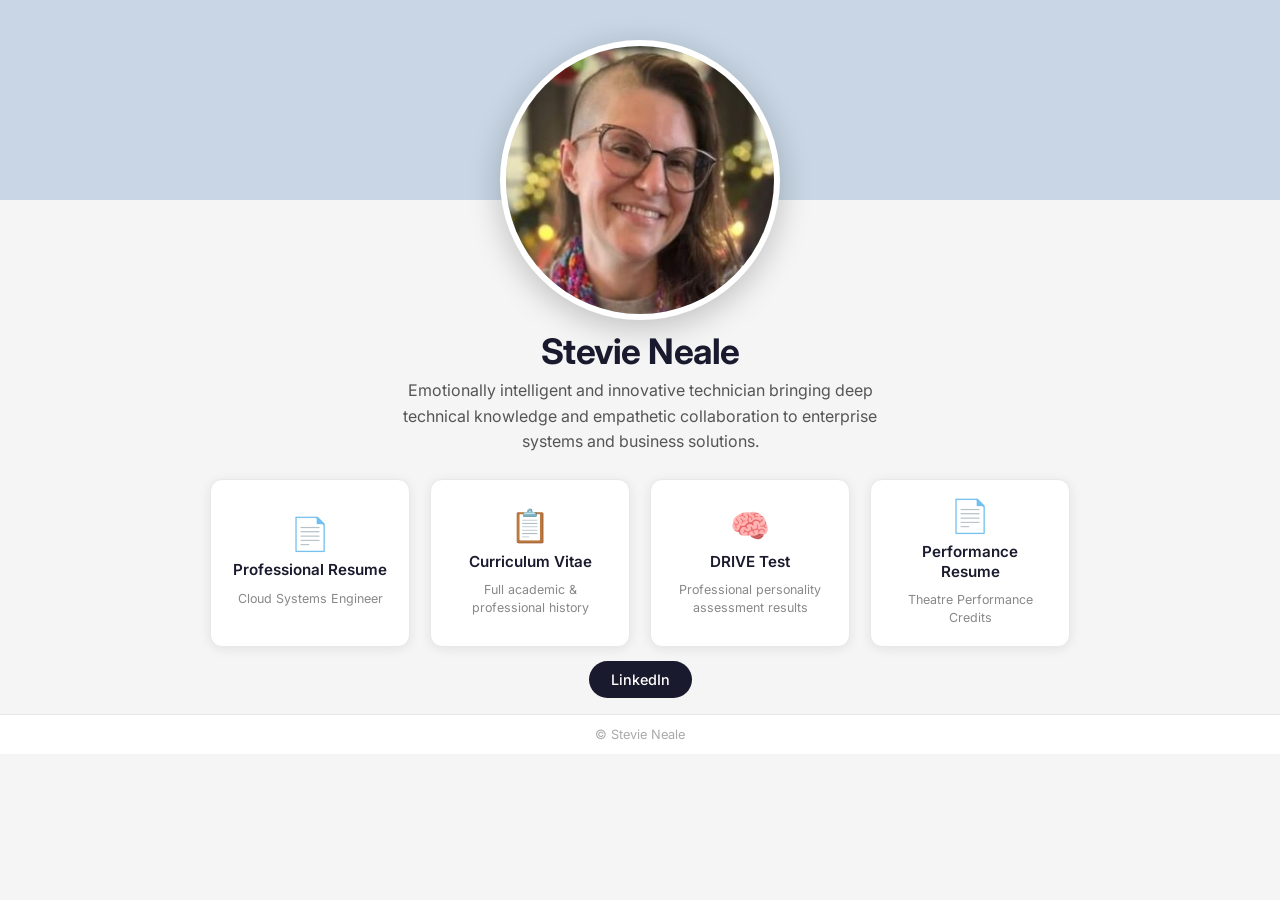
<file: index.html>
﻿<!DOCTYPE HTML>
<html lang="en">

<head>
    <meta charset="utf-8">
    <meta name="viewport" content="width=device-width, initial-scale=1">
    <title>Stevie Neale</title>
    <link rel="stylesheet" type="text/css" href="homestyle.css">
</head>

<body>

    <!-- HERO BACKGROUND PHOTO
         To add your own background image, open homestyle.css and follow the
         instructions in the .hero-bg block.
    -->
    <div class="hero-bg"></div>

    <main>
        <!-- PROFILE -->
        <section class="profile">
            <div class="headshot-wrapper">
                <img src="images/crcheadshot.jpg" alt="Stevie Neale headshot">
            </div>
            <h1 class="name">Stevie Neale</h1>
            <p class="tagline">
                Emotionally intelligent and innovative technician bringing deep technical knowledge and empathetic collaboration to enterprise systems and business solutions.
            </p>
        </section>

        <!-- NAVIGATION CARDS -->
        <nav class="nav-section" aria-label="Site navigation">
            <a class="nav-card" href="resume.html" title="Resume">
                <span class="card-icon">&#128196;</span>
                <span class="card-title">Professional Resume</span>
                <span class="card-desc">Cloud Systems Engineer</span>
            </a>
            <a class="nav-card" href="CV.html" title="Curriculum Vitae">
                <span class="card-icon">&#128203;</span>
                <span class="card-title">Curriculum Vitae</span>
                <span class="card-desc">Full academic &amp; professional history</span>
            </a>
            <a class="nav-card" href="drive.html" title="DRIVE Personality Test">
                <span class="card-icon">&#129504;</span>
                <span class="card-title">DRIVE Test</span>
                <span class="card-desc">Professional personality assessment results</span>
            </a>
            <a class="nav-card" href="Stevie Neale Performance Resume 2026 (1).pdf" title="Performance Resume" target="_blank" rel="noopener noreferrer">
                <span class="card-icon">&#128196;</span>
                <span class="card-title">Performance Resume</span>
                <span class="card-desc">Theatre Performance Credits</span>
            </a>
        </nav>

        <!-- SOCIAL LINKS -->
        <section class="social-section" aria-label="Social links">
            <a class="social-link" href="https://www.linkedin.com/in/stevieneale/" target="_blank" rel="noopener noreferrer">
                LinkedIn
            </a>
        </section>
    </main>

    <footer>
        &copy; Stevie Neale
    </footer>

</body>

</html>
</file>
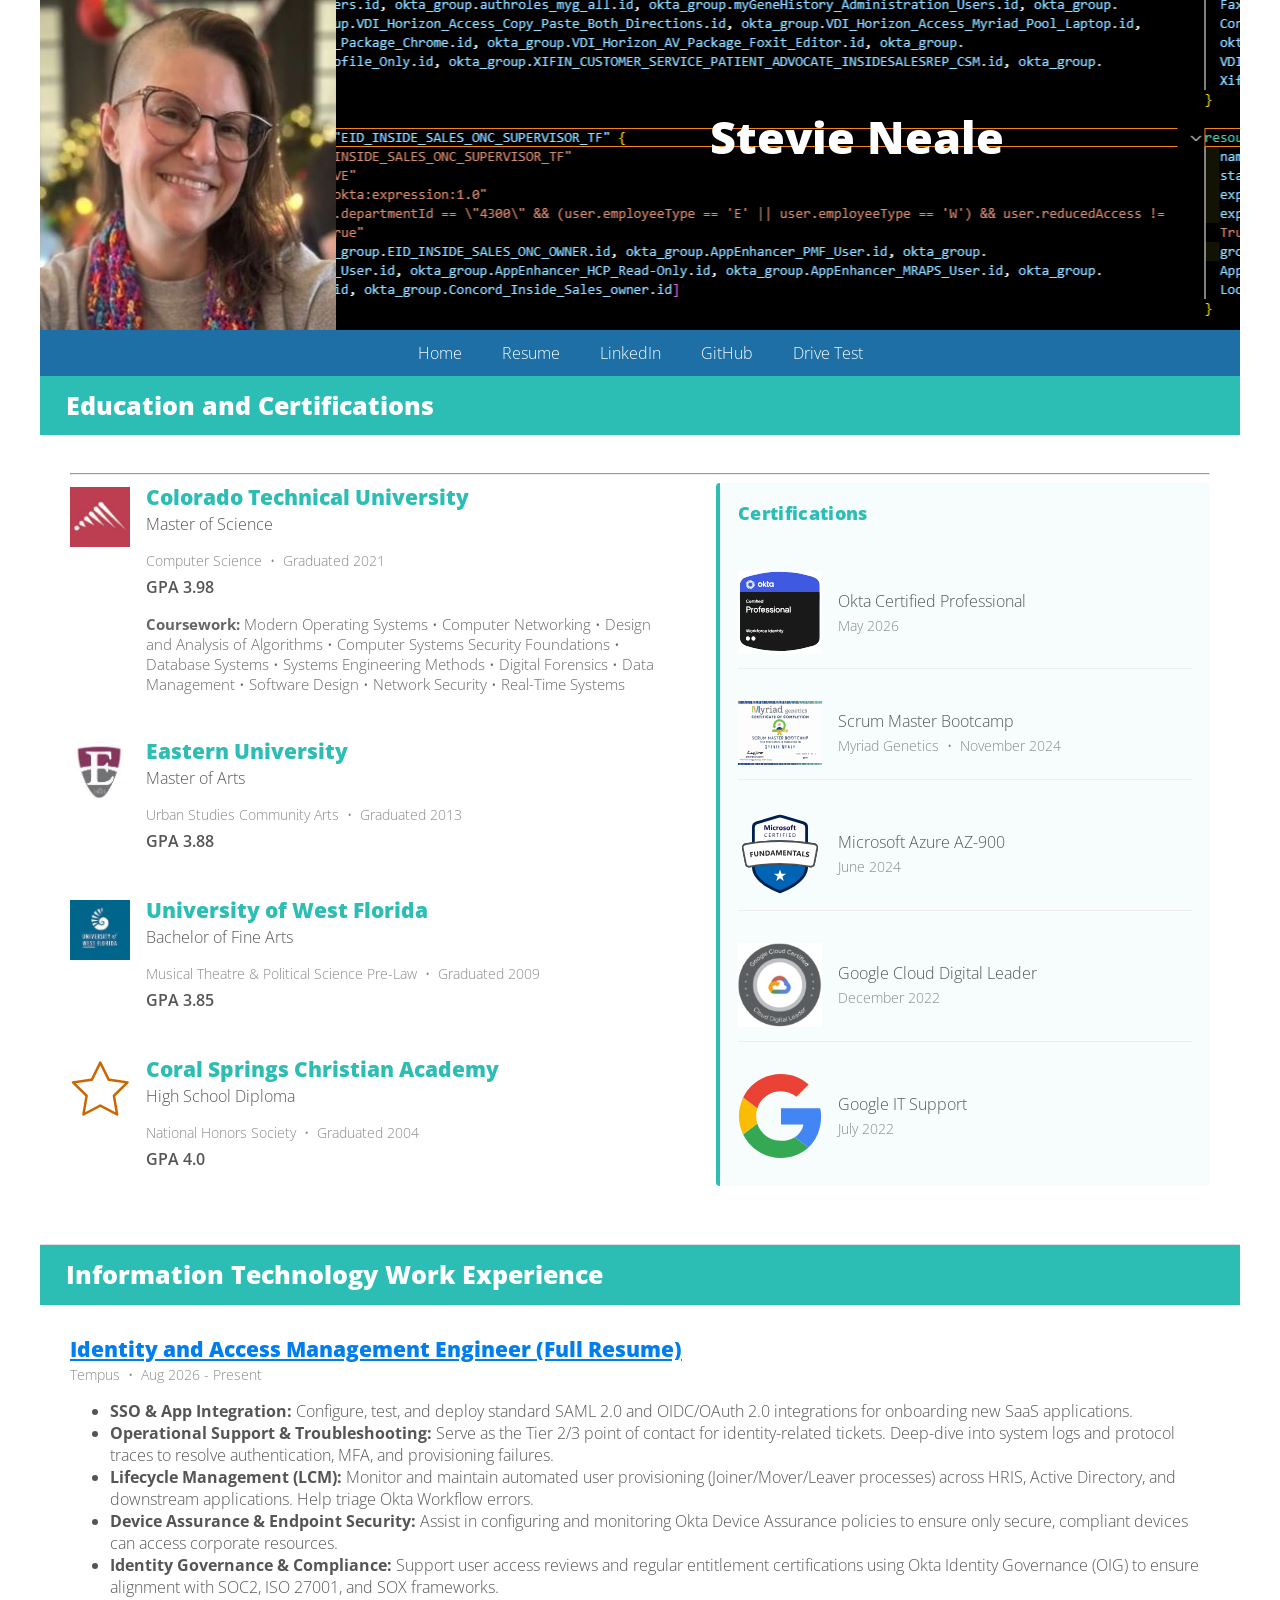
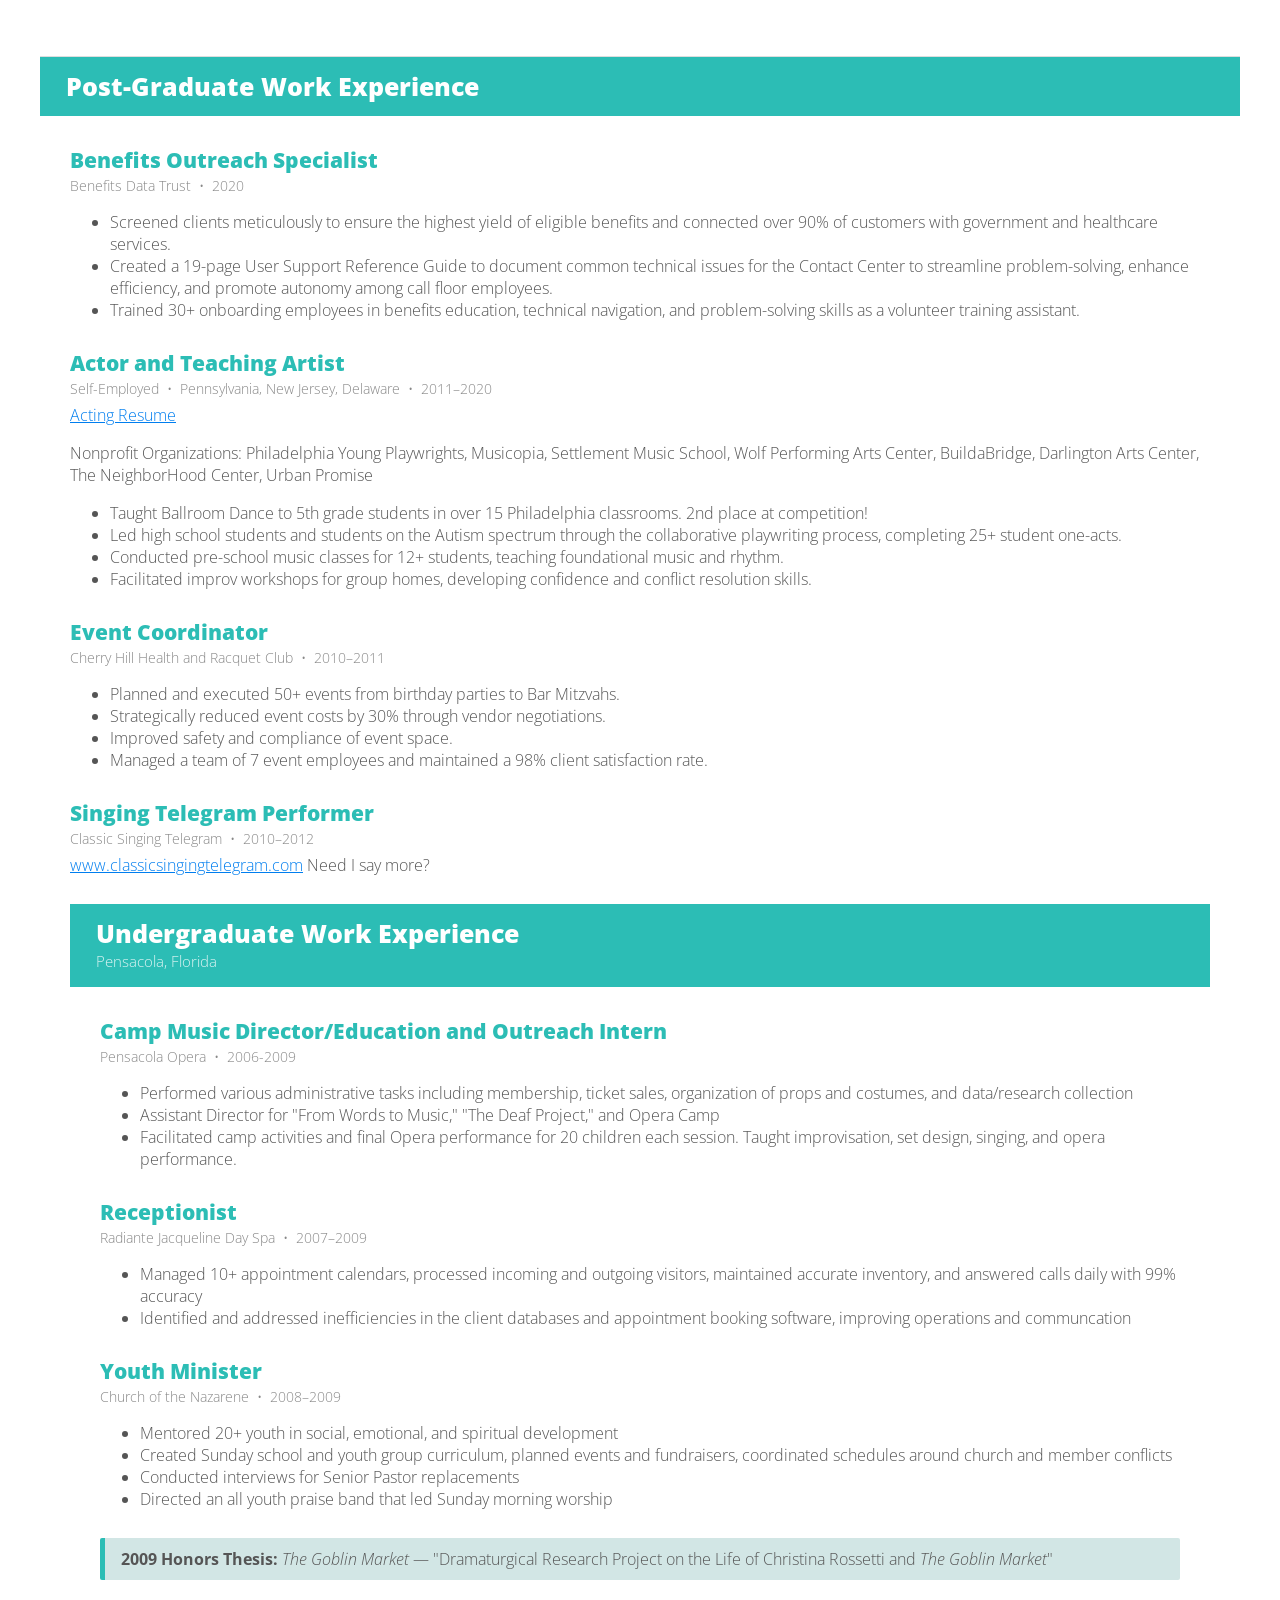
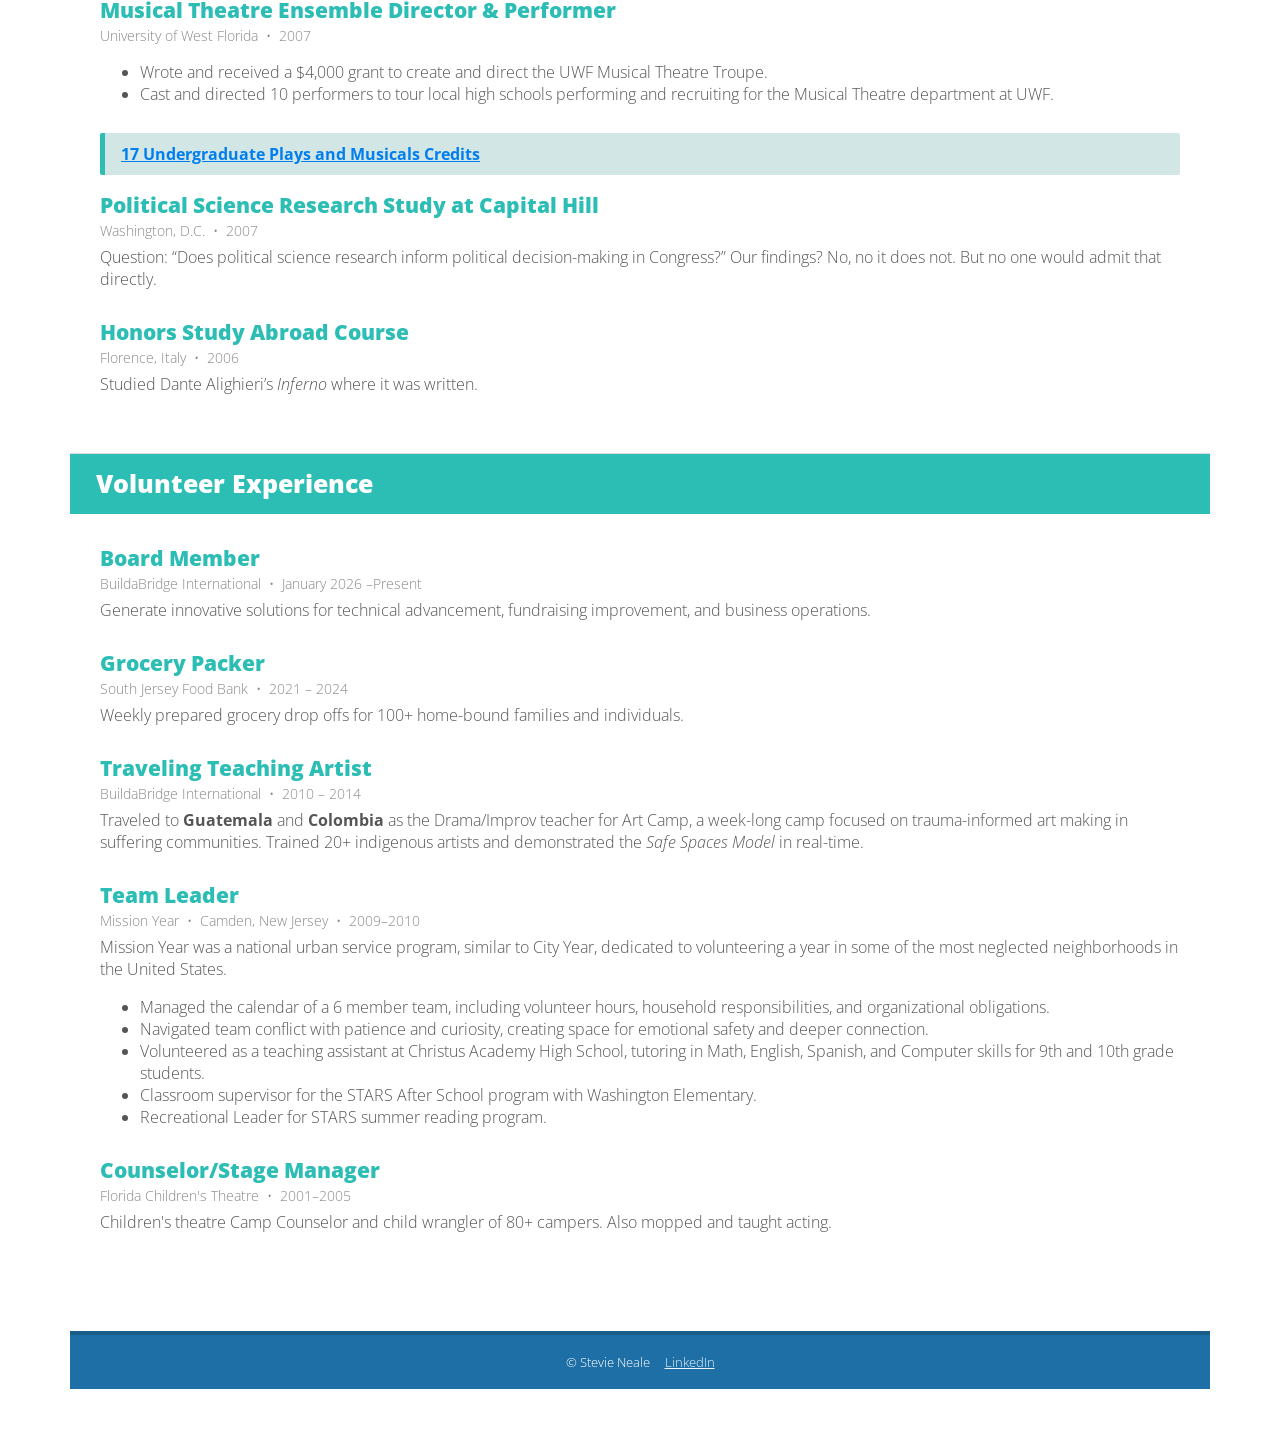
<file: CV.html>
﻿<!DOCTYPE HTML>
<html lang="en">
	<head>
		<meta charset="utf-8">
		<meta name="viewport" content="width=device-width, initial-scale=1">
		<title>Stevie Neale Curriculum Vitae</title>
		<link rel="stylesheet" type="text/css" href="cvstyle.css">
		<style>
			/* CV page layout */
			section.cv-header-band {
				background-color: #2cbdb5;
				color: #fff;
				padding: 16px 26px;
			}
			section.cv-header-band h2 { color: #fff; margin: 0; font-size: 1.55em; }
			section.cv-header-band p  { margin: 4px 0 0 0; font-size: 0.95em; opacity: 0.85; }

			section.cv-section {
				padding: 30px 30px;
				border-bottom: 1px solid #ddd;
			}
			section.cv-section:last-of-type { border-bottom: none; }

			.edu-entry, .work-entry { margin-bottom: 28px; }
			.edu-entry {
				display: flex;
				gap: 16px;
				align-items: flex-start;
			}
			.edu-entry img {
				width: 60px;
				height: auto;
				flex-shrink: 0;
				margin-top: 4px;
			}

			.edu-entry h3, .work-entry h3 {
				margin-bottom: 2px;
				color: #2cbdb5;
			}

			.meta {
				font-size: 0.9em;
				color: #888;
				margin-bottom: 6px;
			}

			.gpa { font-weight: 600; color: #555; }

			.coursework { font-size: 0.95em; color: #666; margin-top: 4px; }

			.edu-logos {
				display: flex;
				gap: 30px;
				align-items: center;
				flex-wrap: wrap;
				margin-bottom: 20px;
			}
			.edu-logos img { height: 50px; width: auto; opacity: 0.8; }

			.cv-two-column {
				display: grid;
				grid-template-columns: 1.1fr 0.9fr;
				gap: 42px;
				align-items: start;
			}
			.edu-column, .cert-column {
				margin-bottom: 0;
			}
			.cert-column {
				display: grid;
				gap: 18px;
				padding: 18px 18px 14px;
				border-left: 4px solid #2cbdb5;
				background-color: #f7fdfc;
				border-radius: 4px;
			}
			.cert-column h3 {
				margin: 0 0 14px 0;
				color: #2cbdb5;
				font-size: 1.1em;
				letter-spacing: 0.02em;
			}
			.cert-entry {
				display: flex;
				gap: 16px;
				align-items: center;
				padding: 14px 0;
				border-bottom: 1px solid #eee;
			}
			.cert-entry:last-of-type {
				border-bottom: none;
			}
			.cert-entry img {
				width: 84px;
				height: auto;
				max-height: 84px;
				flex-shrink: 0;
				object-fit: contain;
			}
			.cert-entry .degree {
				margin: 0 0 4px 0;
			}
			.cert-entry .meta {
				margin: 0;
			}
			@media screen and (max-width: 900px) {
				.cv-two-column {
					grid-template-columns: 1fr;
				}
			}

			.highlight-band {
				background-color: #d2e6e5;
				border-left: 5px solid #2cbdb5;
				padding: 10px 16px;
				margin-bottom: 16px;
				border-radius: 2px;
			}
			.highlight-band p { margin: 0; }
</style>
	</head>

<body>

	<div id="page">

		<header>
			<img alt="Stevie Neale Headshot" src="images/crcheadshot.jpg">
			<div class="hero">
				<h1>Stevie Neale</h1>
			</div>
		</header>

		<nav>
			<ul>
				<li>
					<a title="Home" href="index.html">Home</a>
				</li>
				<li>
					<a title="Resume" href="resume.html">Resume</a>
				</li>
				<li>
					<a title="LinkedIn" href="https://www.linkedin.com/in/stevieneale/">LinkedIn</a>
				</li>
				<li>
					<a title="GitHub" href="https://github.com/stevieneale">GitHub</a>
				</li>
				<li>
					<a title="Drive Test" href="drive.html">Drive Test</a>
				</li>
				
				
			</ul>
		</nav>

		<!-- ======================== EDUCATION AND CERTIFICATIONS ======================== -->
		<section class="cv-header-band">
			<h2>Education and Certifications</h2>
		</section>

		<section class="cv-section">

			<hr class="section-divider">

			<div class="cv-two-column">
				<div class="edu-column">
					<div class="edu-entry">
						<img alt="Colorado Technical University logo" src="images/ctu.svg">
						<div>
							<h3>Colorado Technical University</h3>
							<p class="degree">Master of Science</p>
							<p class="meta">Computer Science &nbsp;&bull;&nbsp; Graduated 2021</p>
							<p class="gpa">GPA 3.98</p>
							<p class="coursework"><strong>Coursework:</strong> Modern Operating Systems &bull; Computer Networking &bull; Design and Analysis of Algorithms &bull; Computer Systems Security Foundations &bull; Database Systems &bull; Systems Engineering Methods &bull; Digital Forensics &bull; Data Management &bull; Software Design &bull; Network Security &bull; Real-Time Systems</p>
						</div>
					</div>

					<div class="edu-entry">
						<img alt="Eastern University logo" src="images/eastern_university_logo-1.svg">
						<div>
							<h3>Eastern University</h3>
							<p class="degree">Master of Arts</p>
							<p class="meta">Urban Studies Community Arts &nbsp;&bull;&nbsp; Graduated 2013</p>
							<p class="gpa">GPA 3.88</p>
						</div>
					</div>

					<div class="edu-entry">
						<img alt="University of West Florida logo" src="images/uwflogo.svg">
						<div>
							<h3>University of West Florida</h3>
							<p class="degree">Bachelor of Fine Arts</p>
							<p class="meta">Musical Theatre &amp; Political Science Pre-Law &nbsp;&bull;&nbsp; Graduated 2009</p>
							<p class="gpa">GPA 3.85</p>
						</div>
					</div>

					<div class="edu-entry">
						<img alt="School icon" src="images/icon_star.svg">
						<div>
							<h3>Coral Springs Christian Academy</h3>
							<p class="degree">High School Diploma</p>
							<p class="meta">National Honors Society &nbsp;&bull;&nbsp; Graduated 2004</p>
							<p class="gpa">GPA 4.0</p>
						</div>
					</div>
				</div>

				<div class="cert-column">
					<h3>Certifications</h3>
					<div class="cert-entry">
						<img alt="Okta Certified Professional badge" src="images/Oktacert.svg">
						<div>
							<p class="degree">Okta Certified Professional</p>
							<p class="meta">May 2026</p>
						</div>
					</div>
					<div class="cert-entry">
						<img alt="Scrum Master Bootcamp badge" src="images/scrumcert.svg">
						<div>
							<p class="degree">Scrum Master Bootcamp</p>
							<p class="meta">Myriad Genetics &nbsp;&bull;&nbsp; November 2024</p>
						</div>
					</div>
					<div class="cert-entry">
						<img alt="Microsoft Azure AZ-900 badge" src="images/microsoft-certified-fundamentals-badge.svg">
						<div>
							<p class="degree">Microsoft Azure AZ-900</p>
							<p class="meta">June 2024</p>
						</div>
					</div>
					<div class="cert-entry">
						<img alt="Google Cloud Digital Leader badge" src="images/GCPcert-2.svg">
						<div>
							<p class="degree">Google Cloud Digital Leader</p>
							<p class="meta">December 2022</p>
						</div>
					</div>
					<div class="cert-entry">
						<img alt="Google IT Support badge" src="images/Google_icon-icons.com_66793.svg">
						<div>
							<p class="degree">Google IT Support</p>
							<p class="meta">July 2022</p>
						</div>
					</div>
				</div>
			</div>
		</section>

		<!-- ======================== INFORMATION TECHNOLOGY WORK EXPERIENCE ======================== -->
		
		<section class="cv-header-band">
			<h2>Information Technology Work Experience</h2>
		</section>

		<section class="cv-section">
			<div class="work-entry">
				<h3><a title="Resume" href="resume.html">Identity and Access Management Engineer (Full Resume)</a></h3>
				<p class="meta">Tempus &nbsp;&bull;&nbsp; Aug 2026 - Present</p>
				<ul>
					<li><strong>SSO &amp; App Integration:</strong> Configure, test, and deploy standard SAML 2.0 and OIDC/OAuth 2.0 integrations for onboarding new SaaS applications.</li>
					<li><strong>Operational Support &amp; Troubleshooting:</strong> Serve as the Tier 2/3 point of contact for identity-related tickets. Deep-dive into system logs and protocol traces to resolve authentication, MFA, and provisioning failures.</li>
					<li><strong>Lifecycle Management (LCM):</strong> Monitor and maintain automated user provisioning (Joiner/Mover/Leaver processes) across HRIS, Active Directory, and downstream applications. Help triage Okta Workflow errors.</li>
					<li><strong>Device Assurance &amp; Endpoint Security:</strong> Assist in configuring and monitoring Okta Device Assurance policies to ensure only secure, compliant devices can access corporate resources.</li>
					<li><strong>Identity Governance &amp; Compliance:</strong> Support user access reviews and regular entitlement certifications using Okta Identity Governance (OIG) to ensure alignment with SOC2, ISO 27001, and SOX frameworks.</li>
				</ul>
			</div>
		</section>

		<!-- ======================== POST-GRADUATE WORK EXPERIENCE ======================== -->
		<section class="cv-header-band">
			<h2>Post-Graduate Work Experience</h2>
		</section>

		<section class="cv-section">
			<div class="work-entry">
				<h3>Benefits Outreach Specialist</h3>
				<p class="meta">Benefits Data Trust &nbsp;&bull;&nbsp; 2020</p>
				<ul>
					<li>Screened clients meticulously to ensure the highest yield of eligible benefits and connected over 90% of customers with government and healthcare services.</li>
					<li>Created a 19-page User Support Reference Guide to document common technical issues for the Contact Center to streamline problem-solving, enhance efficiency, and promote autonomy among call floor employees.</li>
					<li>Trained 30+ onboarding employees in benefits education, technical navigation, and problem-solving skills as a volunteer training assistant.</li>
				</ul>
			</div>
			<div class="work-entry">
				<h3>Actor and Teaching Artist</h3>
				<p class="meta">Self-Employed &nbsp;&bull;&nbsp; Pennsylvania, New Jersey, Delaware &nbsp;&bull;&nbsp; 2011&ndash;2020</p>

				<p><a title="Stevie Neale Acting Resume" href="Stevie Neale Performance Resume 2026 (1).pdf">Acting Resume</a></p>
				
				<p>Nonprofit Organizations: Philadelphia Young Playwrights, Musicopia, Settlement Music School, Wolf Performing Arts Center, BuildaBridge, Darlington Arts Center, The NeighborHood Center, Urban Promise</p>
				<ul>
					<li>Taught Ballroom Dance to 5th grade students in over 15 Philadelphia classrooms. 2nd place at competition!</li>
					<li>Led high school students and students on the Autism spectrum through the collaborative playwriting process, completing 25+ student one-acts.</li>
					<li>Conducted pre-school music classes for 12+ students, teaching foundational music and rhythm.</li>
					<li>Facilitated improv workshops for group homes, developing confidence and conflict resolution skills.</li>
				</ul>
			</div>

			<div class="work-entry">
				<h3>Event Coordinator</h3>
				<p class="meta">Cherry Hill Health and Racquet Club &nbsp;&bull;&nbsp; 2010&ndash;2011</p>
				<ul>
					<li>Planned and executed 50+ events from birthday parties to Bar Mitzvahs.</li>
					<li>Strategically reduced event costs by 30% through vendor negotiations.</li>
					<li>Improved safety and compliance of event space.</li>
					<li>Managed a team of 7 event employees and maintained a 98% client satisfaction rate.</li>
				</ul>
			</div>

			<div class="work-entry">
				<h3>Singing Telegram Performer</h3>
				<p class="meta">Classic Singing Telegram &nbsp;&bull;&nbsp; 2010&ndash;2012</p>
				<p><a href="http://www.classicsingingtelegram.com" target="_blank" rel="noopener noreferrer">www.classicsingingtelegram.com</a> Need I say more?</p>
			</div>
		
		<!-- ================== UNDERGRADUATE WORK EXPERIENCE ================== -->
		<section class="cv-header-band">
			<h2>Undergraduate Work Experience</h2>
			<p>Pensacola, Florida</p>
		</section>

		<section class="cv-section">

			<div class="work-entry">
				<h3>Camp Music Director/Education and Outreach Intern</h3>
				<p class="meta">Pensacola Opera &nbsp;&bull;&nbsp; 2006-2009</p>
				<ul>
						<li>Performed various administrative tasks including membership, ticket sales, organization of props and costumes, and data/research collection</li>
						<li>Assistant Director for "From Words to Music," "The Deaf Project," and Opera Camp</li>
						<li>Facilitated camp activities and final Opera performance for 20 children each session. Taught improvisation, set design, singing, and opera performance.</li>
				</ul>
			</div>
			<div class="work-entry">
				<h3>Receptionist</h3>
				<p class="meta">Radiante Jacqueline Day Spa &nbsp;&bull;&nbsp; 2007&ndash;2009</p>
					<ul>
						<li>Managed 10+ appointment calendars, processed incoming and outgoing visitors, maintained accurate inventory, and answered calls daily with 99% accuracy</li>
						<li>Identified and addressed inefficiencies in the client databases and appointment booking software, improving operations and communcation</li>
					</ul>			
			</div>

			<div class="work-entry">
				<h3>Youth Minister</h3>
				<p class="meta">Church of the Nazarene &nbsp;&bull;&nbsp; 2008&ndash;2009</p>
				<ul>
					<li>Mentored 20+ youth in social, emotional, and spiritual development</li>
					<li>Created Sunday school and youth group curriculum, planned events and fundraisers, coordinated schedules around church and member conflicts</li>
					<li>Conducted interviews for Senior Pastor replacements</li>
					<li>Directed an all youth praise band that led Sunday morning worship</li>
				</ul>
			</div>
			<div class="highlight-band">
				<p><strong>2009 Honors Thesis:</strong> <em>The Goblin Market</em> &mdash; "Dramaturgical Research Project on the Life of Christina Rossetti and <em>The Goblin Market</em>"</p>
			</div>
			
			<div class="work-entry">
				<h3>Musical Theatre Ensemble Director &amp; Performer</h3>
				<p class="meta">University of West Florida &nbsp;&bull;&nbsp; 2007</p>
				<ul>
					<li>Wrote and received a $4,000 grant to create and direct the UWF Musical Theatre Troupe.</li>
					<li>Cast and directed 10 performers to tour local high schools performing and recruiting for the Musical Theatre department at UWF.</li>
				</ul>
			</div>

			<div class="highlight-band">
				<p><a title="BFA" href="Stevie Neale UWF Performance Resume.pdf"><strong>17 Undergraduate Plays and Musicals Credits</strong></a></p>
			</div>

			<div class="work-entry">
				<h3>Political Science Research Study at Capital Hill</h3>
				<p class="meta">Washington, D.C. &nbsp;&bull;&nbsp; 2007</p>
				<p>Question: &ldquo;Does political science research inform political decision-making in Congress?&rdquo; Our findings? No, no it does not. But no one would admit that directly.</p>
			</div>

			<div class="work-entry">
				<h3>Honors Study Abroad Course</h3>
				<p class="meta">Florence, Italy &nbsp;&bull;&nbsp; 2006</p>
				<p>Studied Dante Alighieri&rsquo;s <em>Inferno</em> where it was written.</p>
			</div>

			

		</section>

		<!-- ======================== VOLUNTEER EXPERIENCE ======================== -->
		<section class="cv-header-band">
			<h2>Volunteer Experience</h2>
		</section>

		<section class="cv-section">
			<div class="work-entry">
				<h3>Board Member</h3>
				<p class="meta">BuildaBridge International &nbsp;&bull;&nbsp; January 2026 &ndash;Present</p>
				<p>Generate innovative solutions for technical advancement, fundraising improvement, and business operations.</p>
			</div>
			<div class="work-entry">
				<h3>Grocery Packer</h3>
				<p class="meta">South Jersey Food Bank &nbsp;&bull;&nbsp; 2021 &ndash; 2024</p>
				<p>Weekly prepared grocery drop offs for 100+ home-bound families and individuals.</p>
			</div>
			<div class="work-entry">
				<h3>Traveling Teaching Artist</h3>
				<p class="meta">BuildaBridge International &nbsp;&bull;&nbsp; 2010 &ndash; 2014</p>
				<p>Traveled to  <b>Guatemala</b> and <b>Colombia</b> as the Drama/Improv teacher for Art Camp, a week-long camp focused on trauma-informed art making in suffering communities. Trained 20+ indigenous artists and demonstrated the <em>Safe Spaces Model</em> in real-time.</p>
			</div>
			<div class="work-entry">
				<h3>Team Leader</h3>
				<p class="meta">Mission Year &nbsp;&bull;&nbsp; Camden, New Jersey &nbsp;&bull;&nbsp; 2009&ndash;2010</p>
				<p>Mission Year was a national urban service program, similar to City Year, dedicated to volunteering a year in some of the most neglected neighborhoods in the United States.</p>
				<ul>
					<li>Managed the calendar of a 6 member team, including volunteer hours, household responsibilities, and organizational obligations.</li>
					<li>Navigated team conflict with patience and curiosity, creating space for emotional safety and deeper connection.</li>
					<li>Volunteered as a teaching assistant at Christus Academy High School, tutoring in Math, English, Spanish, and Computer skills for 9th and 10th grade students.</li>
					<li>Classroom supervisor for the STARS After School program with Washington Elementary.</li>
					<li>Recreational Leader for STARS summer reading program.</li>
				</ul>
			</div>

			<div class="work-entry">
				<h3>Counselor/Stage Manager</h3>
				<p class="meta">Florida Children's Theatre &nbsp;&bull;&nbsp; 2001&ndash;2005</p>
				<p>Children's theatre Camp Counselor and child wrangler of 80+ campers. Also mopped and taught acting.</p>
			</div>

		</section>

		<footer>
			&copy; Stevie Neale
			<div class="content">
				<a title="LinkedIn" href="https://www.linkedin.com/in/stevieneale">LinkedIn</a>
			</div>
		</footer>

	</div>

	</body>
</html>
</html>
</file>
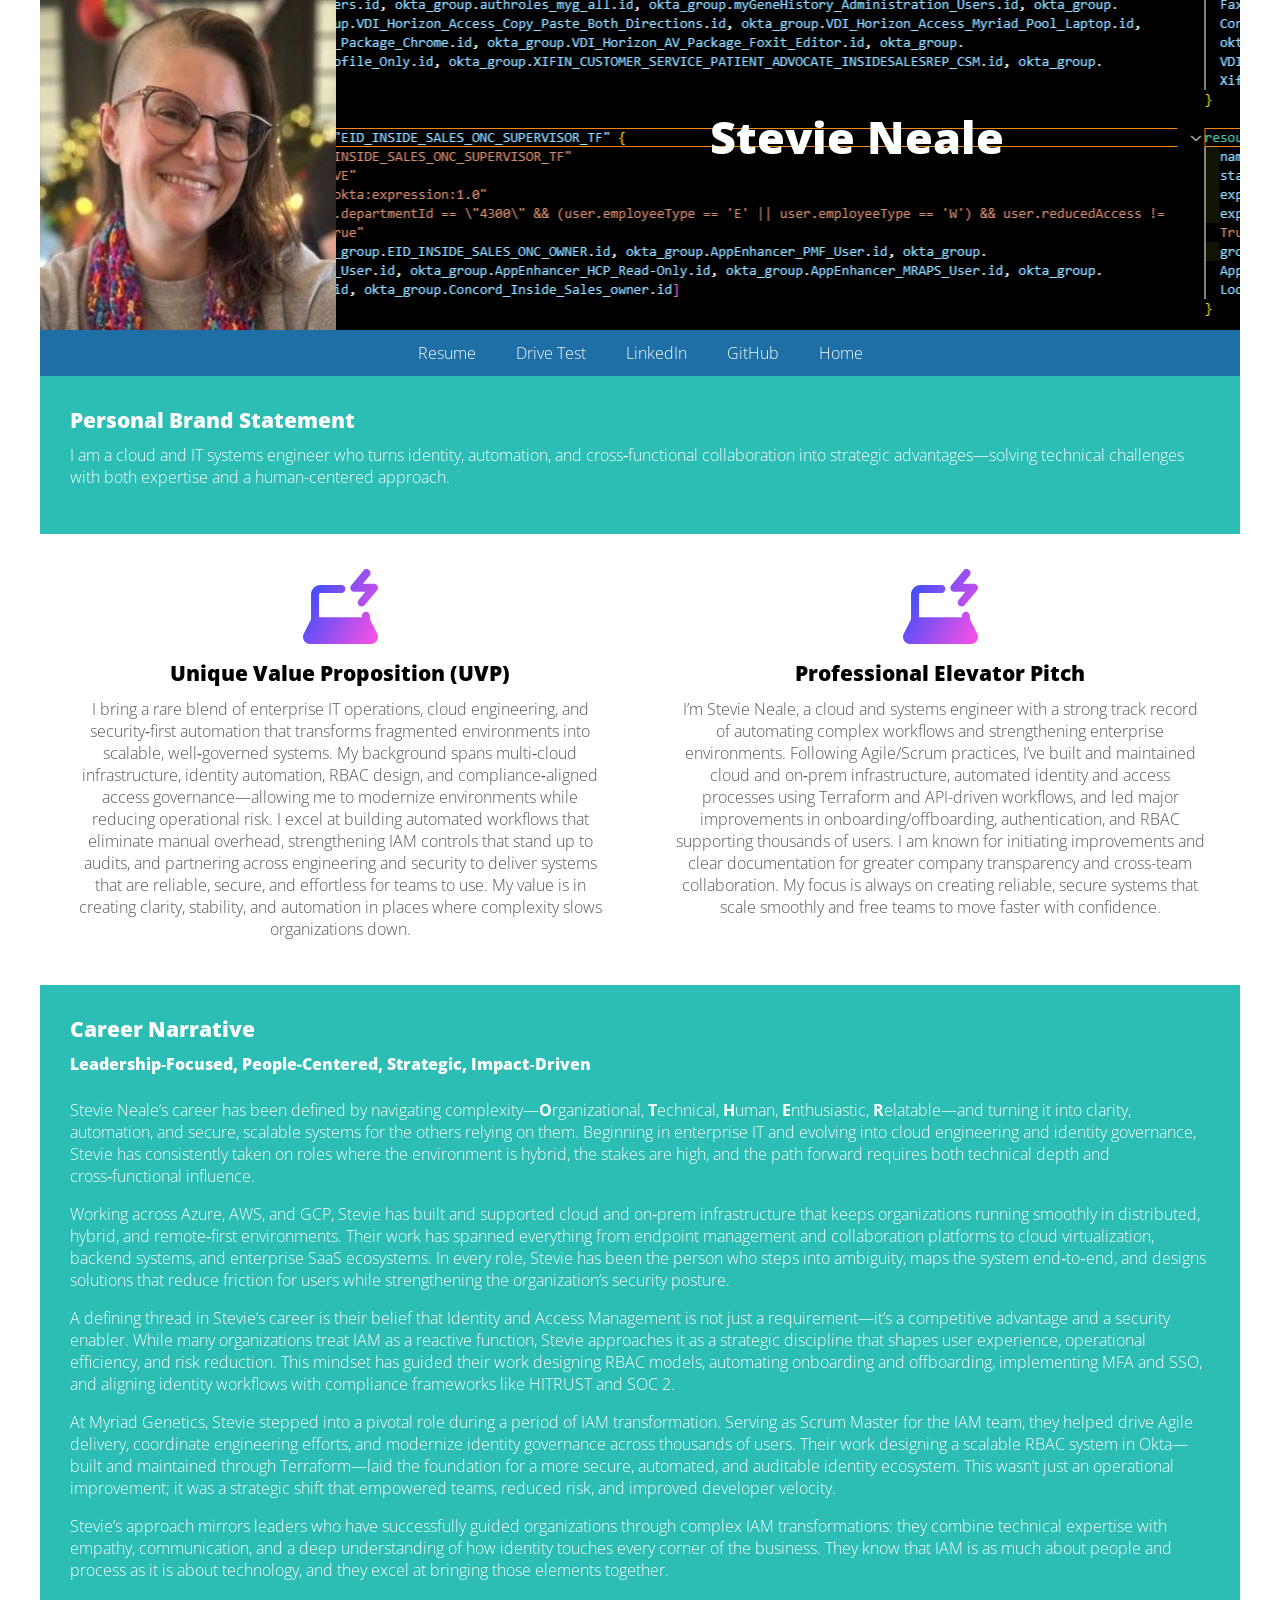
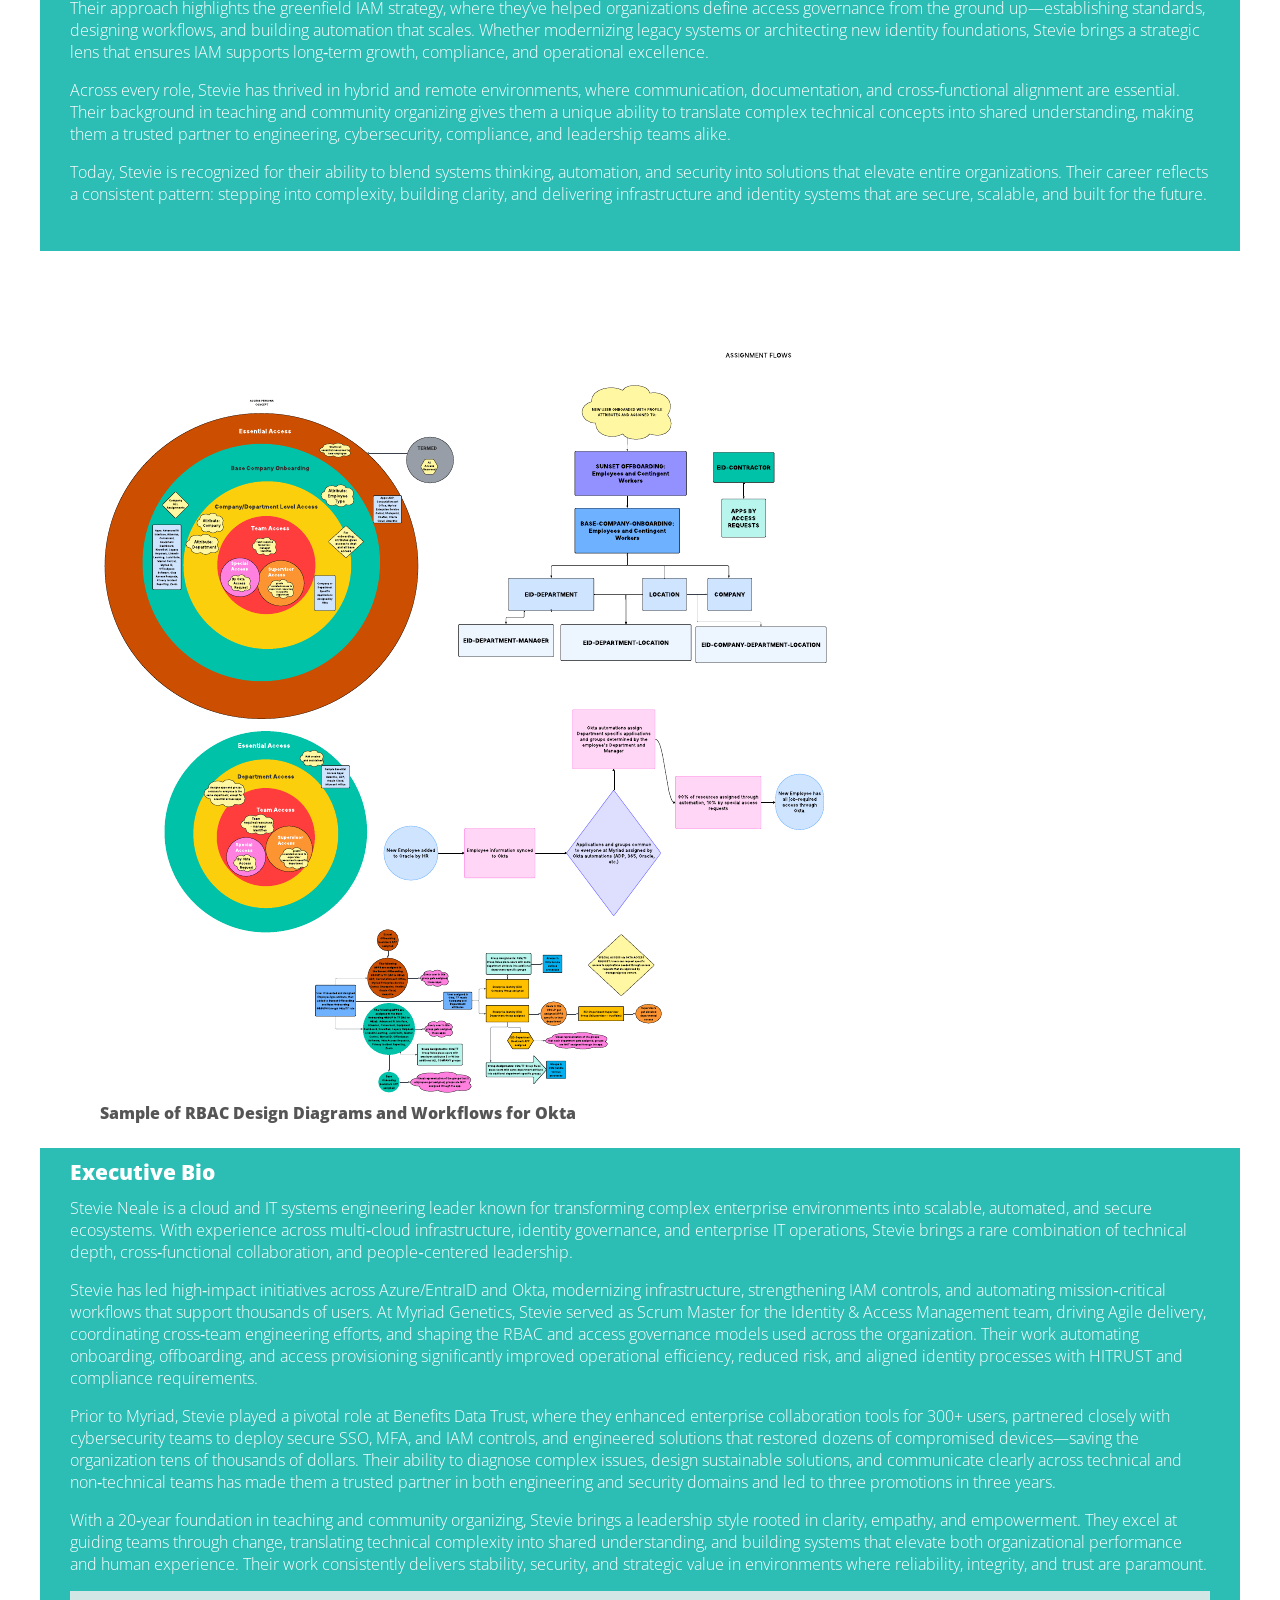
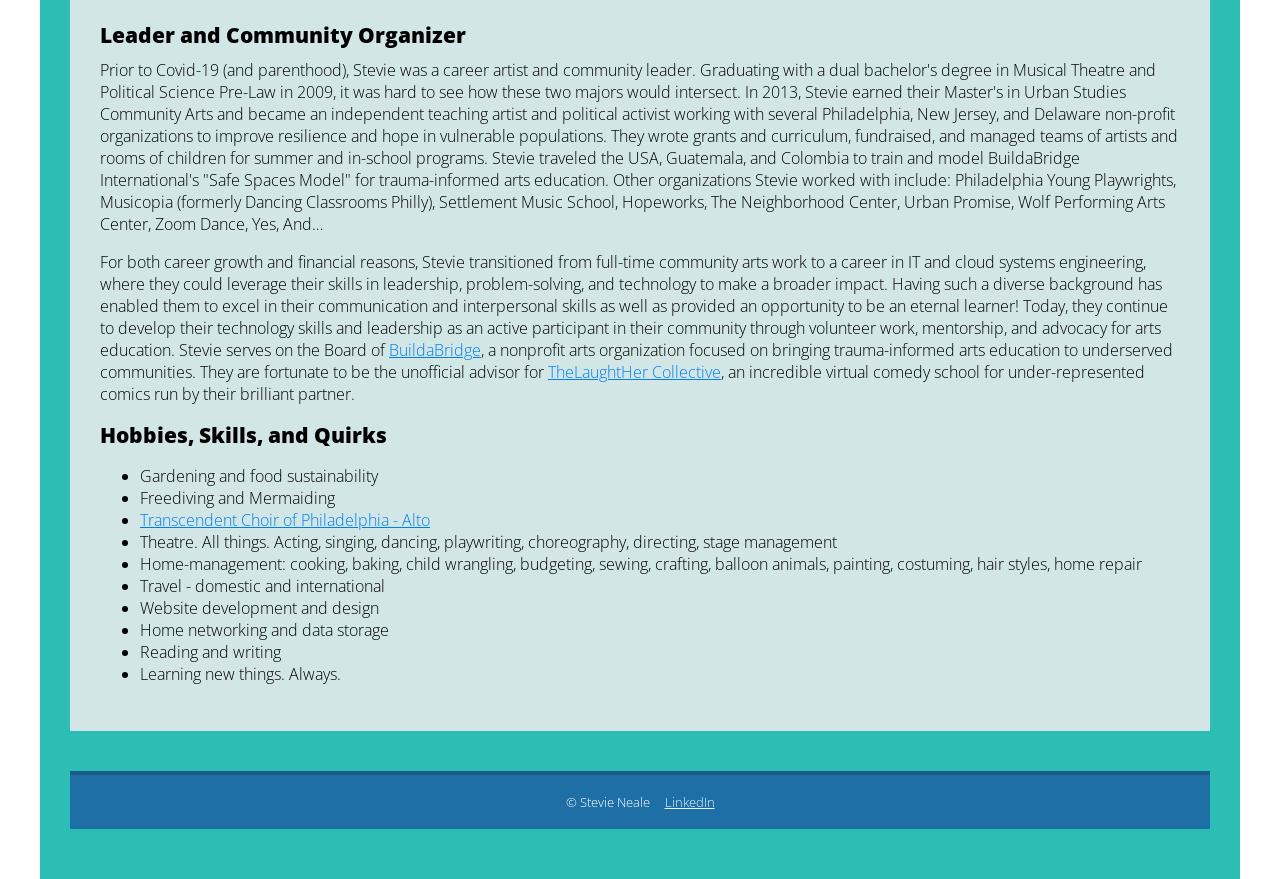
<file: CV_archive.html>
<!DOCTYPE HTML>
<html lang="en">
	<head>
		<meta charset="utf-8">
		<meta name="viewport" content="width=device-width, initial-scale=1">
		<title>Stevie Neale Curriculum Vitae</title>
		<link rel="stylesheet" type="text/css" href="cvstyle.css">
	</head>

<body>

		<div id="page">	
<!-- Comments -->
			<header>
				<img alt="Stevie Neale Headshot" src="images/crcheadshot.jpg">
				<div class="hero">
					<h1>Stevie Neale</h1>
				</div>
			</header>

            <nav>
				<ul>
					<li>
						<a title="Resume" href="resume.html">Resume</a>
					</li>
					<li>
						<a title="Drive Test" href="drive.html">Drive Test</a>
					</li>
                    <li>
						<a title="LinkedIn" href="https://www.linkedin.com/in/stevieneale/">LinkedIn</a>
					</li>
					<li>
						<a title="GitHub" href="https://github.com/stevieneale">GitHub</a>
					</li>
					<li>
						<a title="Home" href="index.html">Home</a>
					</li>
				</ul>
			</nav>
			
              
            <section class="details">
				<aside>
					<div class="content">
						<div class="content brand">
						<h3>Personal Brand Statement</h3>
						<p>I am a cloud and IT systems engineer who turns identity, automation, and cross‑functional collaboration into strategic advantages—solving technical challenges with both expertise and a human-centered approach.</p>
					</div>
				</aside>
			
			</section>
			<section class="main">
				<aside>
					<div class="content">
						<h3>Unique Value Proposition (UVP)</h3>
						<p>I bring a rare blend of enterprise IT operations, cloud engineering, and security‑first automation that transforms fragmented environments into scalable, well‑governed systems. My background spans multi‑cloud infrastructure, identity automation, RBAC design, and compliance‑aligned access governance—allowing me to modernize environments while reducing operational risk. I excel at building automated workflows that eliminate manual overhead, strengthening IAM controls that stand up to audits, and partnering across engineering and security to deliver systems that are reliable, secure, and effortless for teams to use. My value is in creating clarity, stability, and automation in places where complexity slows organizations down.</p>
					</div>
				</aside>
                <aside>
					<div class="content">
						<h3>Professional Elevator Pitch</h3>
							<p>I’m Stevie Neale, a cloud and systems engineer with a strong track record of automating complex workflows and strengthening enterprise environments. Following Agile/Scrum practices, I’ve built and maintained cloud and on‑prem infrastructure, automated identity and access processes using Terraform and API-driven workflows, and led major improvements in onboarding/offboarding, authentication, and RBAC supporting thousands of users. I am known for initiating improvements and clear documentation for greater company transparency and cross-team collaboration. My focus is always on creating reliable, secure systems that scale smoothly and free teams to move faster with confidence.</p>
					</div>
				</aside>
			</section>

			<section class="narrative">
				<aside>
					<h3>Career Narrative</h3>
					<h4>Leadership‑Focused, People-Centered, Strategic, Impact‑Driven</h4>		
					<p>Stevie Neale’s career has been defined by navigating complexity—<b>O</b>rganizational, <b>T</b>echnical, <b>H</b>uman, <b>E</b>nthusiastic, <b>R</b>elatable—and turning it into clarity, automation, and secure, scalable systems for the others relying on them. Beginning in enterprise IT and evolving into cloud engineering and identity governance, Stevie has consistently taken on roles where the environment is hybrid, the stakes are high, and the path forward requires both technical depth and cross‑functional influence.</p>
                    <p>Working across Azure, AWS, and GCP, Stevie has built and supported cloud and on‑prem infrastructure that keeps organizations running smoothly in distributed, hybrid, and remote‑first environments. Their work has spanned everything from endpoint management and collaboration platforms to cloud virtualization, backend systems, and enterprise SaaS ecosystems. In every role, Stevie has been the person who steps into ambiguity, maps the system end‑to‑end, and designs solutions that reduce friction for users while strengthening the organization’s security posture.</p>
                    <p>A defining thread in Stevie’s career is their belief that Identity and Access Management is not just a requirement—it’s a competitive advantage and a security enabler. While many organizations treat IAM as a reactive function, Stevie approaches it as a strategic discipline that shapes user experience, operational efficiency, and risk reduction. This mindset has guided their work designing RBAC models, automating onboarding and offboarding, implementing MFA and SSO, and aligning identity workflows with compliance frameworks like HITRUST and SOC 2.</p>
                    <p>At Myriad Genetics, Stevie stepped into a pivotal role during a period of IAM transformation. Serving as Scrum Master for the IAM team, they helped drive Agile delivery, coordinate engineering efforts, and modernize identity governance across thousands of users. Their work designing a scalable RBAC system in Okta—built and maintained through Terraform—laid the foundation for a more secure, automated, and auditable identity ecosystem. This wasn’t just an operational improvement; it was a strategic shift that empowered teams, reduced risk, and improved developer velocity.</p>
                    <p>Stevie’s approach mirrors leaders who have successfully guided organizations through complex IAM transformations: they combine technical expertise with empathy, communication, and a deep understanding of how identity touches every corner of the business. They know that IAM is as much about people and process as it is about technology, and they excel at bringing those elements together.</p>
                    <p>Their approach highlights the greenfield IAM strategy, where they’ve helped organizations define access governance from the ground up—establishing standards, designing workflows, and building automation that scales. Whether modernizing legacy systems or architecting new identity foundations, Stevie brings a strategic lens that ensures IAM supports long‑term growth, compliance, and operational excellence.</p>
                    <p>Across every role, Stevie has thrived in hybrid and remote environments, where communication, documentation, and cross‑functional alignment are essential. Their background in teaching and community organizing gives them a unique ability to translate complex technical concepts into shared understanding, making them a trusted partner to engineering, cybersecurity, compliance, and leadership teams alike.</p>
                    <p>Today, Stevie is recognized for their ability to blend systems thinking, automation, and security into solutions that elevate entire organizations. Their career reflects a consistent pattern: stepping into complexity, building clarity, and delivering infrastructure and identity systems that are secure, scalable, and built for the future.</p>
				</aside>
			</section>
			<section class="photo">
					<a href="RBAC.html"><img alt="RBAC Design Diagrams for Okta" src="images/Simpler Access Persona Diagrams.png" title="RBAC"></a>
					<h4>Sample of RBAC Design Diagrams and Workflows for Okta</h4>
			</section>
			<section class="bio">	
				<aside>
					<h3>Executive Bio</h3>
					<div class="content">
						<p>Stevie Neale is a cloud and IT systems engineering leader known for transforming complex enterprise environments into scalable, automated, and secure ecosystems. With experience across multi‑cloud infrastructure, identity governance, and enterprise IT operations, Stevie brings a rare combination of technical depth, cross‑functional collaboration, and people‑centered leadership.</p>
                        <p>Stevie has led high‑impact initiatives across Azure/EntraID and Okta, modernizing infrastructure, strengthening IAM controls, and automating mission‑critical workflows that support thousands of users. At Myriad Genetics, Stevie served as Scrum Master for the Identity & Access Management team, driving Agile delivery, coordinating cross‑team engineering efforts, and shaping the RBAC and access governance models used across the organization. Their work automating onboarding, offboarding, and access provisioning significantly improved operational efficiency, reduced risk, and aligned identity processes with HITRUST and compliance requirements.</p>
                        <p>Prior to Myriad, Stevie played a pivotal role at Benefits Data Trust, where they enhanced enterprise collaboration tools for 300+ users, partnered closely with cybersecurity teams to deploy secure SSO, MFA, and IAM controls, and engineered solutions that restored dozens of compromised devices—saving the organization tens of thousands of dollars. Their ability to diagnose complex issues, design sustainable solutions, and communicate clearly across technical and non‑technical teams has made them a trusted partner in both engineering and security domains and led to three promotions in three years.</p>
                        <p>With a 20‑year foundation in teaching and community organizing, Stevie brings a leadership style rooted in clarity, empathy, and empowerment. They excel at guiding teams through change, translating technical complexity into shared understanding, and building systems that elevate both organizational performance and human experience. Their work consistently delivers stability, security, and strategic value in environments where reliability, integrity, and trust are paramount.</p>
                    </div>
                </aside>

			<section class="community">
				<aside>
					<div class="content">
						<h3>Leader and Community Organizer</h3>
						<p>Prior to Covid-19 (and parenthood), Stevie was a career artist and community leader. Graduating with a dual bachelor's degree in Musical Theatre and Political Science Pre-Law in 2009, it was hard to see how these two majors would intersect. In 2013, Stevie earned their Master's in Urban Studies Community Arts and became an independent teaching artist and political activist working with several Philadelphia, New Jersey, and Delaware non-profit organizations to improve resilience and hope in vulnerable populations. They wrote grants and curriculum, fundraised, and managed teams of artists and rooms of children for summer and in-school programs. Stevie traveled the USA, Guatemala, and Colombia to train and model BuildaBridge International's "Safe Spaces Model" for trauma-informed arts education. Other organizations Stevie worked with include: Philadelphia Young Playwrights, Musicopia (formerly Dancing Classrooms Philly), Settlement Music School, Hopeworks, The Neighborhood Center, Urban Promise, Wolf Performing Arts Center, Zoom Dance, Yes, And…</p>
                        <p>For both career growth and financial reasons, Stevie transitioned from full-time community arts work to a career in IT and cloud systems engineering, where they could leverage their skills in leadership, problem-solving, and technology to make a broader impact. Having such a diverse background has enabled them to excel in their communication and interpersonal skills as well as provided an opportunity to be an eternal learner! Today, they continue to develop their technology skills and leadership as an active participant in their community through volunteer work, mentorship, and advocacy for arts education. Stevie serves on the Board of <a href="https://buildabridge.org">BuildaBridge</a>, a nonprofit arts organization focused on bringing trauma-informed arts education to underserved communities. They are fortunate to be the unofficial advisor for <a href="https://www.thelaughthercollective.com/">TheLaughtHer Collective</a>, an incredible virtual comedy school for under-represented comics run by their brilliant partner.</p>
					</div>
				</aside>
                <aside>
					<div class="content">
						<h3>Hobbies, Skills, and Quirks</h3>
                        <ul>
							<li>Gardening and food sustainability</li>
							<li>Freediving and Mermaiding</li>
							<li><a href="https://www.transchoirphilly.org/">Transcendent Choir of Philadelphia - Alto</a></li>
							<li>Theatre. All things. Acting, singing, dancing, playwriting, choreography, directing, stage management</li>
                            <li>Home-management: cooking, baking, child wrangling, budgeting, sewing, crafting, balloon animals, painting, costuming, hair styles, home repair</li>
                            <li>Travel - domestic and international</li>
                            <li>Website development and design</li>
                            <li>Home networking and data storage</li>
                            <li>Reading and writing</li>
                            <li>Learning new things. Always.</li>
						</ul>
                    </div>
                </aside>
			</section>

			<section>
			<!-- <blockquote>
				<h5 class = "quote">*</h5>
			</blockquote>-->

			</section>
	

			<footer>
				&copy; Stevie Neale
				<div class="content">
					<a title="LinkedIn" href="https://www.linkedin.com/in/stevieneale">LinkedIn</a>
				</div>
			</footer>

		</div>

	</body>
</html>
</file>
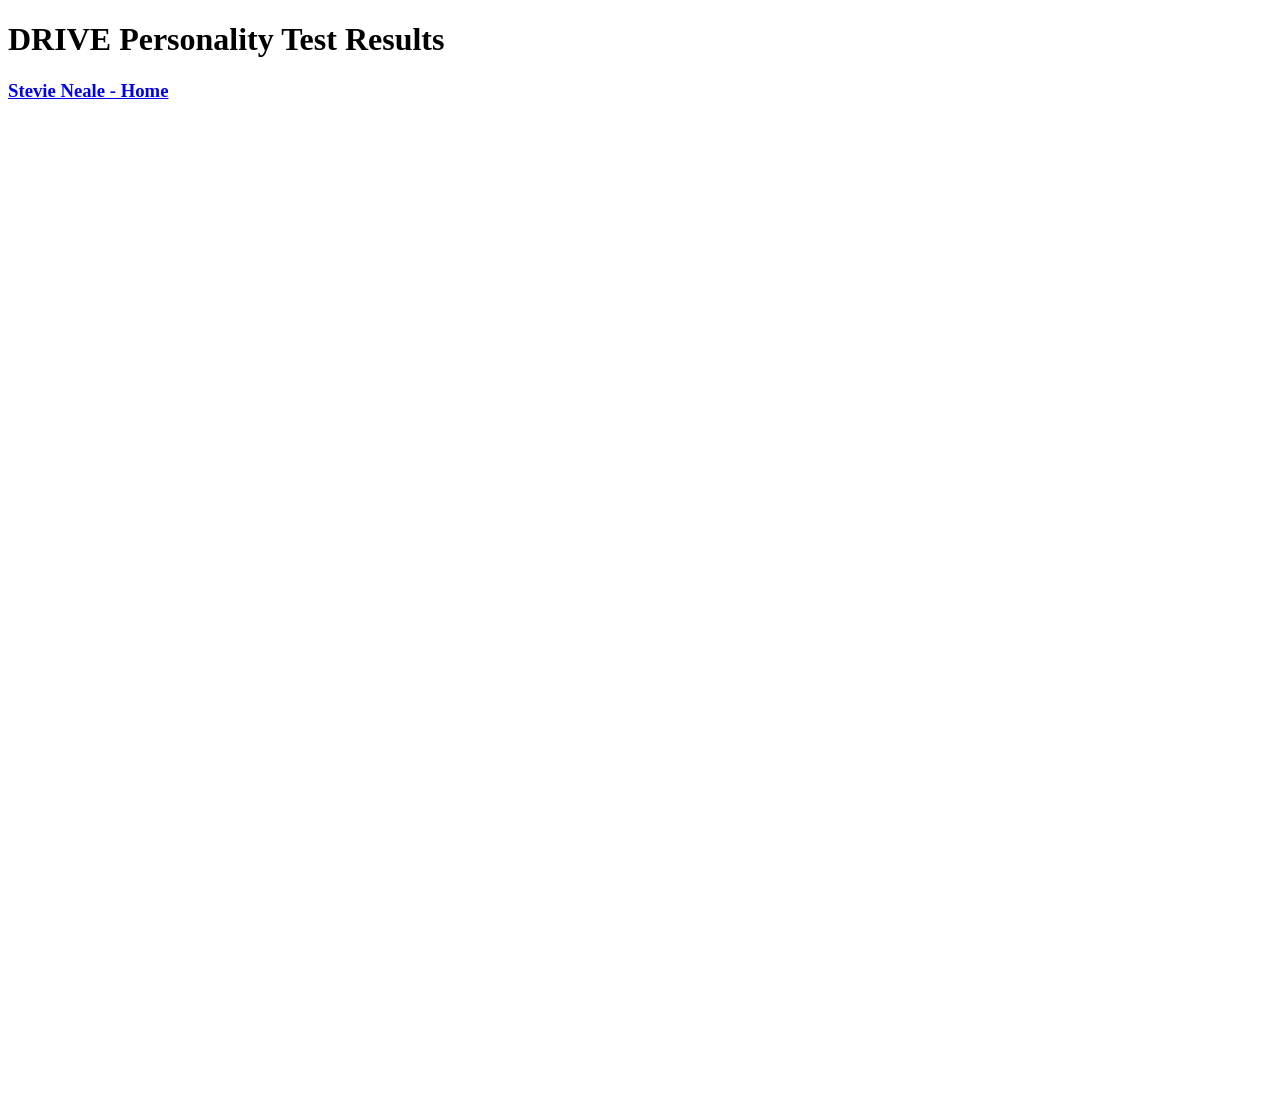
<file: drive.html>
<!DOCTYPE HTML>
<html lang="en">
	<head>
		<meta charset="utf-8">
		<meta name="viewport" content="width=device-width, initial-scale=1">
		<title>DRIVE Personality</title>
        <style> #drivepdf { width: 85%; height: 975px; }</style>
	</head>

<body>

		<div id="page">	
<!-- Comments -->
			<header>
				<h1>DRIVE Personality Test Results</h1>
				<h3><a title="Stevie Neale" href="index.html">Stevie Neale - Home</a></h3>
				<iframe title="DRIVE Personality Test Results" id="drivepdf" src="IntellectualRelatorDAR.pdf" frameborder="0"></iframe>
				<div class="hero">
					
				</div>
			</header>
        </div>

	</body>
</html>
</file>
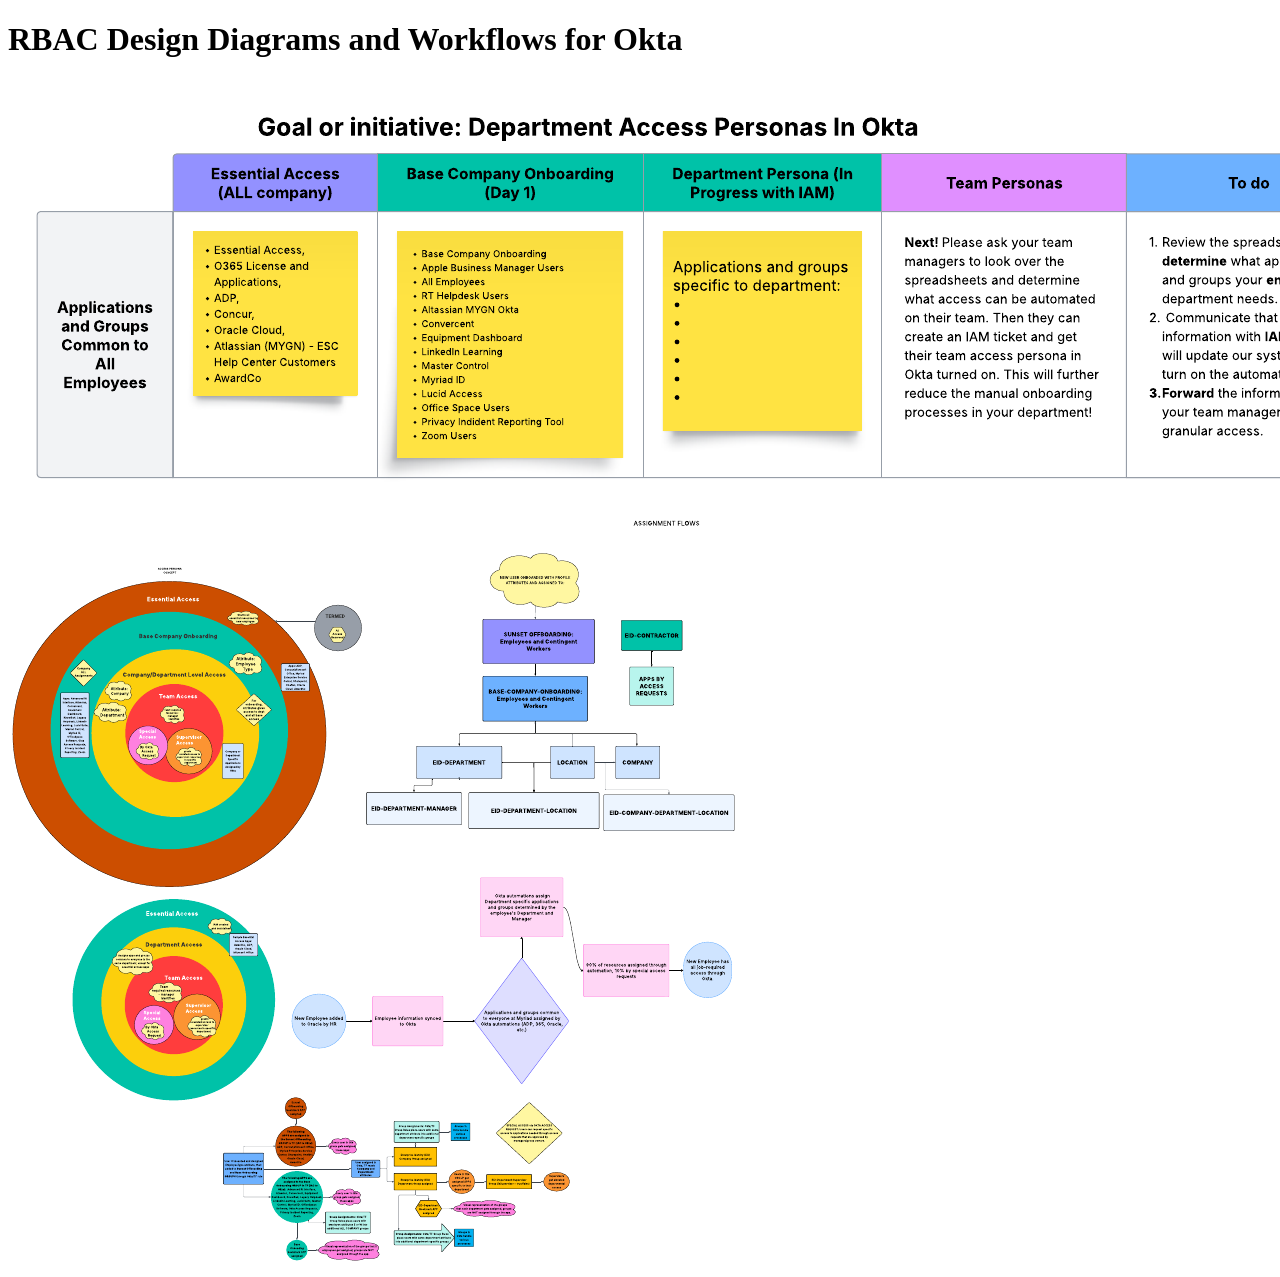
<file: RBAC.html>
<!DOCTYPE HTML>
<html lang="en">
	<head>
		<meta charset="utf-8">
		<meta name="viewport" content="width=device-width, initial-scale=1">
		<title>Sample of RBAC Design Diagrams and Workflows for Okta</title>
	</head>

<body>

		<div id="page">	
<!-- Comments -->
			<header>
				<h1>RBAC Design Diagrams and Workflows for Okta</h1>
				<img alt="DeptRBAC" src="images/Department Access Brainstorming.png">
				<img alt="RBAC" src="images/Simpler Access Persona Diagrams.png">	
				<div class="hero">
					
				</div>
			</header>
        </div>

	</body>
</html>
</file>
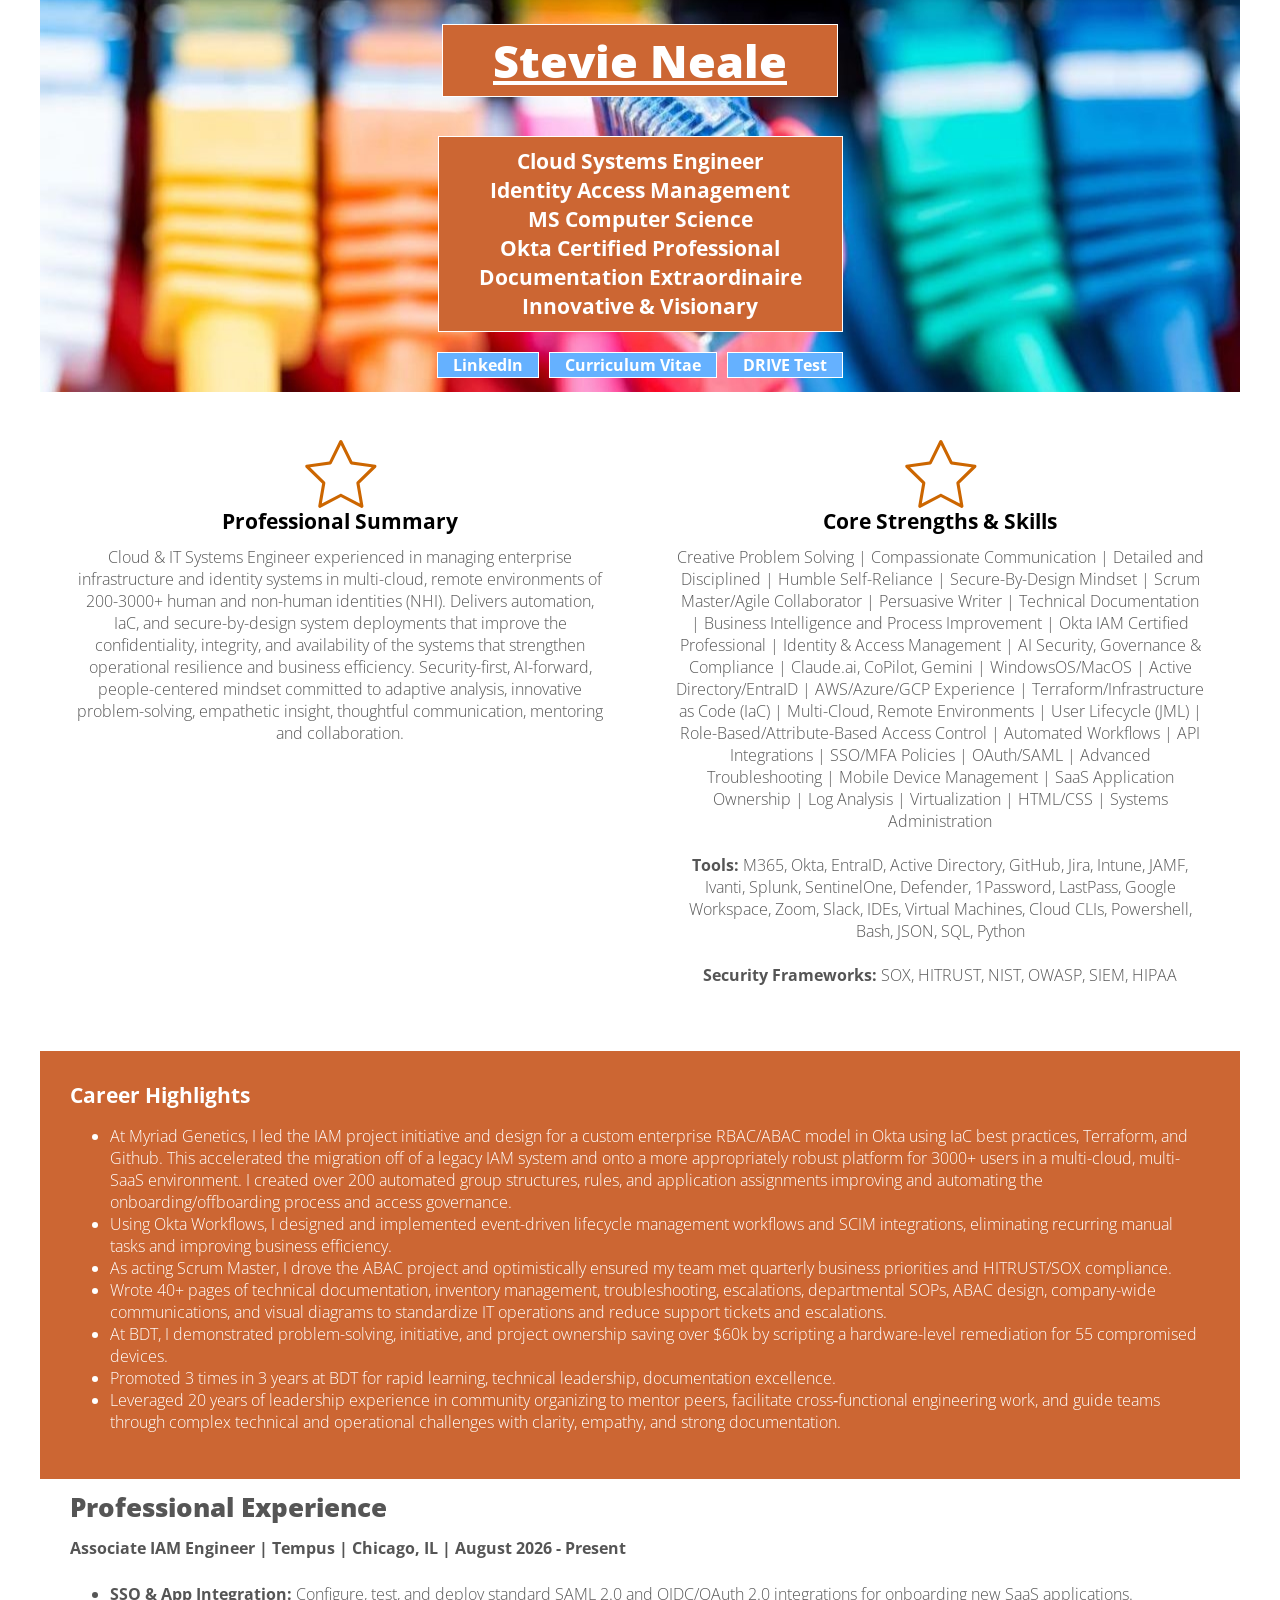
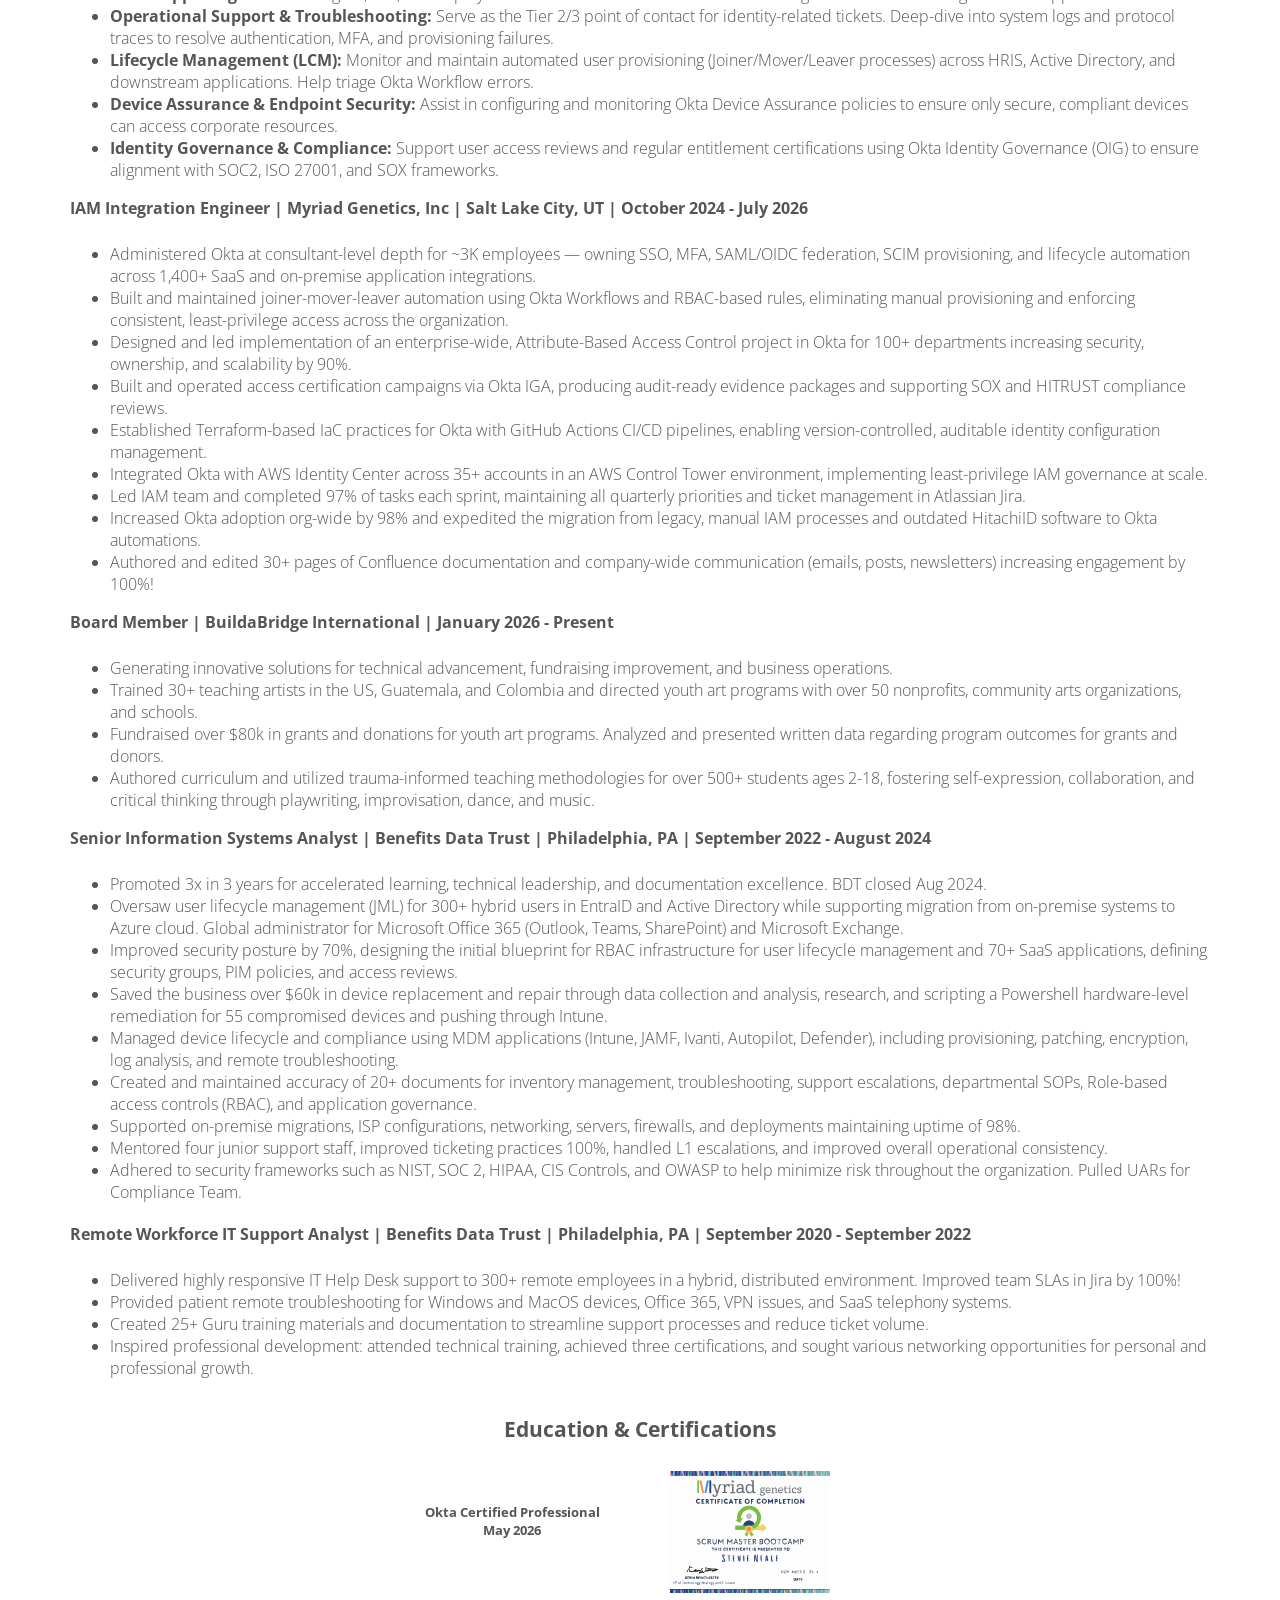
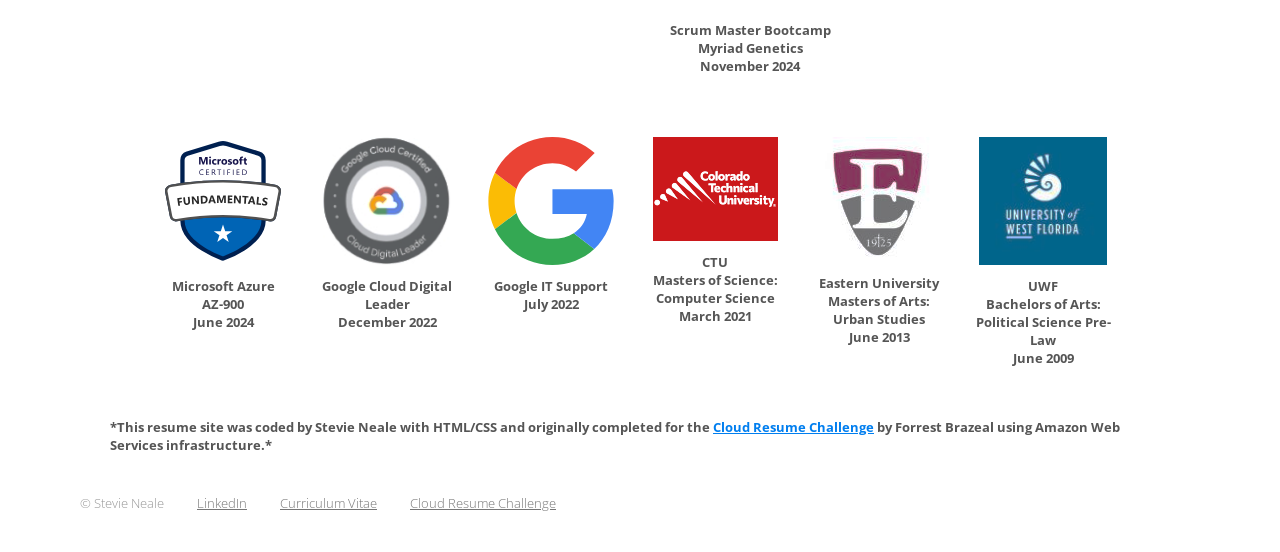
<file: resume.html>
<!DOCTYPE HTML>
<html lang="en">

<head>
	<meta charset="utf-8">
	<meta name="viewport" content="width=device-width, initial-scale=1">
	<title>Stevie Neale Resume</title>
	<link rel="stylesheet" type="text/css" href="crcstyle.css">
</head>

<body>

	<div id="page">
		<!-- Comments -->
		<header>
			<!--<img alt="Stevie Neale Headshot" src="images/crcheadshot.jpg">-->
			<div class="hero">
				<h1><a href="index.html">Stevie Neale</a></h1>
				<h3>Cloud Systems Engineer<br>Identity Access Management<br>MS Computer Science<br>Okta Certified Professional<br>Documentation Extraordinaire<br>Innovative &amp; Visionary</h3>
				<h4><a class="btn" title="LinkedIn" href="https://www.linkedin.com/in/stevieneale/">LinkedIn</a>
							<a class="btn" title="Curriculum Vitae" href="CV.html">Curriculum Vitae</a>
							<a class="btn" title="DRIVE Personality Test Results" href="drive.html">DRIVE
								Test</a>
				</h4>
			</div>
		</header>

		<section class="main">
			<aside>
				<div class="content summary">
					<h3>Professional Summary</h3>
					<p>Cloud & IT Systems Engineer experienced in managing enterprise infrastructure and identity
						systems in multi-cloud, remote environments of 200-3000+ human and non-human identities (NHI). Delivers automation, IaC, and
						secure-by-design system deployments that improve the confidentiality, integrity, and
						availability of the systems that strengthen operational resilience and business efficiency.
						Security-first, AI-forward, people-centered mindset committed to adaptive analysis,
						innovative problem-solving, empathetic insight, thoughtful communication, mentoring and
						collaboration.</p>
				</div>
			</aside>
			<!--<aside>
					<div class="content photo">
						<img alt="Stevie Neale Headshot" src="images/crcheadshot.jpg">
						<h4>Stevie Neale (she/they)</h4>
					</div>
				</aside> -->
			<aside>
				<div class="content skills">
					<h3>Core Strengths & Skills</h3>
					<p>Creative Problem Solving | Compassionate Communication | Detailed and Disciplined | Humble Self-Reliance | Secure-By-Design Mindset | Scrum Master/Agile Collaborator | Persuasive Writer | Technical Documentation | Business Intelligence and Process Improvement | Okta IAM Certified Professional | Identity & Access Management | AI Security, Governance & Compliance | Claude.ai, CoPilot, Gemini | WindowsOS/MacOS | Active Directory/EntraID | AWS/Azure/GCP Experience | Terraform/Infrastructure as Code (IaC) | Multi-Cloud, Remote Environments | User Lifecycle (JML) | Role-Based/Attribute-Based Access Control | Automated Workflows | API Integrations | SSO/MFA Policies | OAuth/SAML | Advanced Troubleshooting | Mobile Device Management | SaaS Application Ownership | Log Analysis | Virtualization | HTML/CSS | Systems Administration<br><br><b>Tools:</b> M365, Okta, EntraID, Active Directory, GitHub, Jira, Intune, JAMF, Ivanti, Splunk, SentinelOne, Defender, 1Password, LastPass, Google Workspace, Zoom, Slack, IDEs, Virtual Machines, Cloud CLIs, Powershell, Bash, JSON, SQL, Python<br><br><b>Security Frameworks:</b> SOX, HITRUST, NIST, OWASP, SIEM, HIPAA</p>
				</div>
			</aside>

		</section>

		<section class="details">
			<aside>
				<div class="content">
					<h3>Career Highlights</h3>
					<ul>
						<li>At Myriad Genetics, I led the IAM project initiative and design for a custom enterprise
							RBAC/ABAC model in Okta using IaC best practices, Terraform, and Github. This accelerated
							the migration off of a legacy IAM system and onto a more appropriately robust platform for
							3000+ users in a multi-cloud, multi-SaaS environment. I created over 200 automated group
							structures, rules, and application assignments improving and automating the
							onboarding/offboarding process and access governance. </li>
						<li>Using Okta Workflows, I designed and implemented event-driven lifecycle management workflows
							and SCIM integrations, eliminating recurring manual tasks and improving business efficiency.</li>
						<li>As acting Scrum Master, I drove the ABAC project and optimistically ensured my team met
							quarterly business priorities and HITRUST/SOX compliance. </li>
						<li>Wrote 40+ pages of technical documentation, inventory management, troubleshooting,
							escalations, departmental SOPs, ABAC design, company-wide communications, and visual
							diagrams to standardize IT operations and reduce support tickets and escalations. </li>
						<li>At BDT, I demonstrated problem-solving, initiative, and project ownership saving over $60k
							by scripting a hardware-level remediation for 55 compromised devices. </li>
						<li>Promoted 3 times in 3 years at BDT for rapid learning, technical leadership, documentation
							excellence.</li>
						<li>Leveraged 20 years of leadership experience in community organizing to mentor peers,
							facilitate cross‑functional engineering work, and guide teams through complex technical and
							operational challenges with clarity, empathy, and strong documentation.</li>
					</ul>
				</div>
			</aside>

		</section>

		<section class="content">
			<aside>
				<h2>Professional Experience</h2>
				<aside>
					<div class="content">
						<h4>Associate IAM Engineer | Tempus | Chicago, IL | August 2026 - Present</h4>
						<ul>
							<li><strong>SSO &amp; App Integration:</strong> Configure, test, and deploy standard SAML 2.0 and OIDC/OAuth 2.0 integrations for onboarding new SaaS applications.</li>
							<li><strong>Operational Support &amp; Troubleshooting:</strong> Serve as the Tier 2/3 point of contact for identity-related tickets. Deep-dive into system logs and protocol traces to resolve authentication, MFA, and provisioning failures.</li>
							<li><strong>Lifecycle Management (LCM):</strong> Monitor and maintain automated user provisioning (Joiner/Mover/Leaver processes) across HRIS, Active Directory, and downstream applications. Help triage Okta Workflow errors.</li>
							<li><strong>Device Assurance &amp; Endpoint Security:</strong> Assist in configuring and monitoring Okta Device Assurance policies to ensure only secure, compliant devices can access corporate resources.</li>
							<li><strong>Identity Governance &amp; Compliance:</strong> Support user access reviews and regular entitlement certifications using Okta Identity Governance (OIG) to ensure alignment with SOC2, ISO 27001, and SOX frameworks.</li>
						</ul>
						<h4>IAM Integration Engineer | Myriad Genetics, Inc | Salt Lake City, UT | October 2024 - July 2026</h4>
						<ul>
							<li>Administered Okta at consultant-level depth for ~3K employees — owning SSO, MFA, SAML/OIDC federation, SCIM provisioning, and lifecycle automation across 1,400+ SaaS and on-premise application integrations.</li>
							<li>Built and maintained joiner-mover-leaver automation using Okta Workflows and RBAC-based rules, eliminating manual provisioning and enforcing consistent, least-privilege access across the organization.</li>
							<li>Designed and led implementation of an enterprise-wide, Attribute-Based Access Control project in Okta for 100+ departments increasing security, ownership, and scalability by 90%.</li>
							<li>Built and operated access certification campaigns via Okta IGA, producing audit-ready evidence packages and supporting SOX and HITRUST compliance reviews.</li>
							<li>Established Terraform-based IaC practices for Okta with GitHub Actions CI/CD pipelines, enabling version-controlled, auditable identity configuration management.</li>
							<li>Integrated Okta with AWS Identity Center across 35+ accounts in an AWS Control Tower environment, implementing least-privilege IAM governance at scale.</li>
							<li>Led IAM team and completed 97% of tasks each sprint, maintaining all quarterly priorities and ticket management in Atlassian Jira.</li>
							<li>Increased Okta adoption org-wide by 98% and expedited the migration from legacy, manual IAM processes and outdated HitachiID software to Okta automations.</li>
							<li>Authored and edited 30+ pages of Confluence documentation and company-wide communication (emails, posts, newsletters) increasing engagement by 100%!</li>
						</ul>	
						<h4>Board Member | BuildaBridge International | January 2026 - Present</h4>
						<ul>
							<li>Generating innovative solutions for technical advancement, fundraising improvement, and business operations.</li>
							<li>Trained 30+ teaching artists in the US, Guatemala, and Colombia and directed youth art programs with over 50 nonprofits, community arts organizations, and schools.</li>
							<li>Fundraised over $80k in grants and donations for youth art programs. Analyzed and presented written data regarding program outcomes for grants and donors.</li>
							<li>Authored curriculum and utilized trauma-informed teaching methodologies for over 500+ students ages 2-18, fostering self-expression, collaboration, and critical thinking through playwriting, improvisation, dance, and music.</li>
						</ul>
					</div>
						<h4>Senior Information Systems Analyst | Benefits Data Trust | Philadelphia, PA | September 2022 - August 2024</h4>
						<ul>
							<li>Promoted 3x in 3 years for accelerated learning, technical leadership, and documentation excellence. BDT closed Aug 2024.</li>
							<li>Oversaw user lifecycle management (JML) for 300+ hybrid users in EntraID and Active Directory while supporting migration from on-premise systems to Azure cloud. Global administrator for Microsoft Office 365 (Outlook, Teams, SharePoint) and Microsoft Exchange.</li>
							<li>Improved security posture by 70%, designing the initial blueprint for RBAC infrastructure for user lifecycle management and 70+ SaaS applications, defining security groups, PIM policies, and access reviews.</li>
							<li>Saved the business over $60k in device replacement and repair through data collection and analysis, research, and scripting a Powershell hardware-level remediation for 55 compromised devices and pushing through Intune.</li>
							<li>Managed device lifecycle and compliance using MDM applications (Intune, JAMF, Ivanti, Autopilot, Defender), including provisioning, patching, encryption, log analysis, and remote troubleshooting.</li>
							<li>Created and maintained accuracy of 20+ documents for inventory management, troubleshooting, support escalations, departmental SOPs, Role-based access controls (RBAC), and application governance.</li>
							<li>Supported on-premise migrations, ISP configurations, networking, servers, firewalls, and deployments maintaining uptime of 98%.</li>
							<li>Mentored four junior support staff, improved ticketing practices 100%, handled L1 escalations, and improved overall operational consistency.</li>
							<li>Adhered to security frameworks such as NIST, SOC 2, HIPAA, CIS Controls, and OWASP to help minimize risk throughout the organization. Pulled UARs for Compliance Team.</li>
						</ul>
				</aside>
				<aside>
					<div class="content">
						<h4>Remote Workforce IT Support Analyst | Benefits Data Trust | Philadelphia, PA | September 2020 - September 2022</h4>
						<ul>
							<li>Delivered highly responsive IT Help Desk support to 300+ remote employees in a hybrid, distributed environment. Improved team SLAs in Jira by 100%!</li>
							<li>Provided patient remote troubleshooting for Windows and MacOS devices, Office 365, VPN issues, and SaaS telephony systems.</li>
							<li>Created 25+ Guru training materials and documentation to streamline support processes and reduce ticket volume.</li>
							<li>Inspired professional development: attended technical training, achieved three certifications, and sought various networking opportunities for personal and professional growth.</li>
						</ul>
					</div>
				</aside>
			
		</section>

		<!--EDUCATION AND CERTIFICATIONS-->

		<section class="okta">
			<h3>Education & Certifications</h3>
			<aside>
				<div data-iframe-width="150" data-iframe-height="260" data-share-badge-id="a8449ab0-f1ed-459d-ac88-53a3dd0f3681" data-share-badge-host="https://www.credly.com"></div>
				<script type="text/javascript" async src="https://cdn.credly.com/assets/utilities/embed.js"></script>
				<h5>Okta Certified Professional<br>May 2026</h5>
			</aside>
			<aside>
				<div class="contentcerts">
					<a href="scrumcert.html"><img alt="Scrum Cert" src="images/scrumcert.svg"></a>
					<h5>Scrum Master Bootcamp<br>Myriad Genetics<br>November 2024</h5>
				</div>
			</aside>
		</section>	
		<section class="certs">
			<aside>
				<div class="content certs">
					<img alt="Az900" src="images/microsoft-certified-fundamentals-badge.svg">
					<!-- Comment out<a title="Microsoft AZ-900" href="#">Microsoft AZ-900</a> -->
					<h5>Microsoft Azure<br>AZ-900<br>June 2024</h5>
				</div>
			</aside>
			<aside>
				<div class="content certs">
					<img alt="GCP" src="images/GCPcert-2.svg">
					<!--<a title="Google Cloud Digital Leader" href="#">Google Cloud Digital Leader</a>-->
					<h5>Google Cloud Digital Leader<br>December 2022</h5>
				</div>
			</aside>
			<aside>
				<div class="content certs">
					<img alt="GoogleIT" src="images/Google_icon-icons.com_66793.svg">
					<!--<a title="Google IT Support" href="#">Google IT Support</a>-->
					<h5>Google IT Support<br>July 2022</h5>
				</div>
			</aside>
			<aside>
				<div class="content certs">
					<img alt="CTU" src="images/ctu-logo-125.svg">
					<!-- Comment out<a title="Colorado Technical University" href="#">Colorado Technical University</a> -->
					<h5>CTU<br>Masters of Science:<br>Computer Science<br>March 2021</h5>
				</div>
			</aside>
			<aside>
				<div class="content certs">
					<img alt="Eastern" src="images/eastern_university_logo-1.svg">
					<!-- Comment out<a title="Eastern University" href="#">Eastern University</a> -->
					<h5>Eastern University<br>Masters of Arts:<br>Urban Studies<br>June 2013</h5>
				</div>
			</aside>
			<aside>
				<div class="content certs">
					<img alt="UWF" src="images/uwflogo.svg">
					<!-- Comment out<a title="University of West Florida" href="#">University of West Florida</a> -->
					<h5>UWF<br>Bachelors of Arts:<br>Political Science Pre-Law<br>June 2009</h5>
				</div>
			</aside>
		</section>

		
		<section>
			<blockquote>
				<h5 class="disclaimer">*This resume site was coded by Stevie Neale with HTML/CSS and originally completed for the <a
						href="https://cloudresumechallenge.dev/">Cloud Resume Challenge</a> by Forrest Brazeal using
					Amazon Web Services infrastructure.*</h5> 
			</blockquote>

		</section>

		<!--
			<nav>
				<ul>
					<li>
						<a title="About" href="#">About</a>
						<ul>
							<li>
								<a title="Computer Science" href="#">Computer Science</a>
							</li>
							<li>
								<a title="Arts" href="#">Arts</a>
							</li>
						</ul>
					</li>
					<li>
						<a title="Cloud Resume Blog" href="#">Cloud Resume Blog</a>
						<ul>
							<li>
								<a title="Sub link 1" href="#">Sub link 1</a>
							</li>
							<li>
								<a title="Sub link 2" href="#">Sub link 2</a>
							</li>
						</ul>
					</li>
					<li>
						<a title="GitHub" href="#">GitHub</a>
						<ul>
							<li>
								<a title="Sub link 1" href="#">Sub link 1</a>
							</li>
							<li>
								<a title="Sub link 2" href="#">Sub link 2</a>
							</li>
						</ul>
					</li>
					<li>
						<a title="Contact" href="#">Contact</a>
					</li>
				</ul>
			</nav>
			
		-->

		<footer>
			&copy; Stevie Neale
			<div class="content">
				<a title="LinkedIn" href="https://www.linkedin.com/in/stevieneale">LinkedIn</a>
				<a title="Curriculum Vitae" href="CV.html">Curriculum Vitae</a>
				<a title="Cloud Resume Challenge" href="https://cloudresumechallenge.dev">Cloud Resume Challenge</a>
			</div>
		</footer>

	</div>

</body>

</html>
</file>
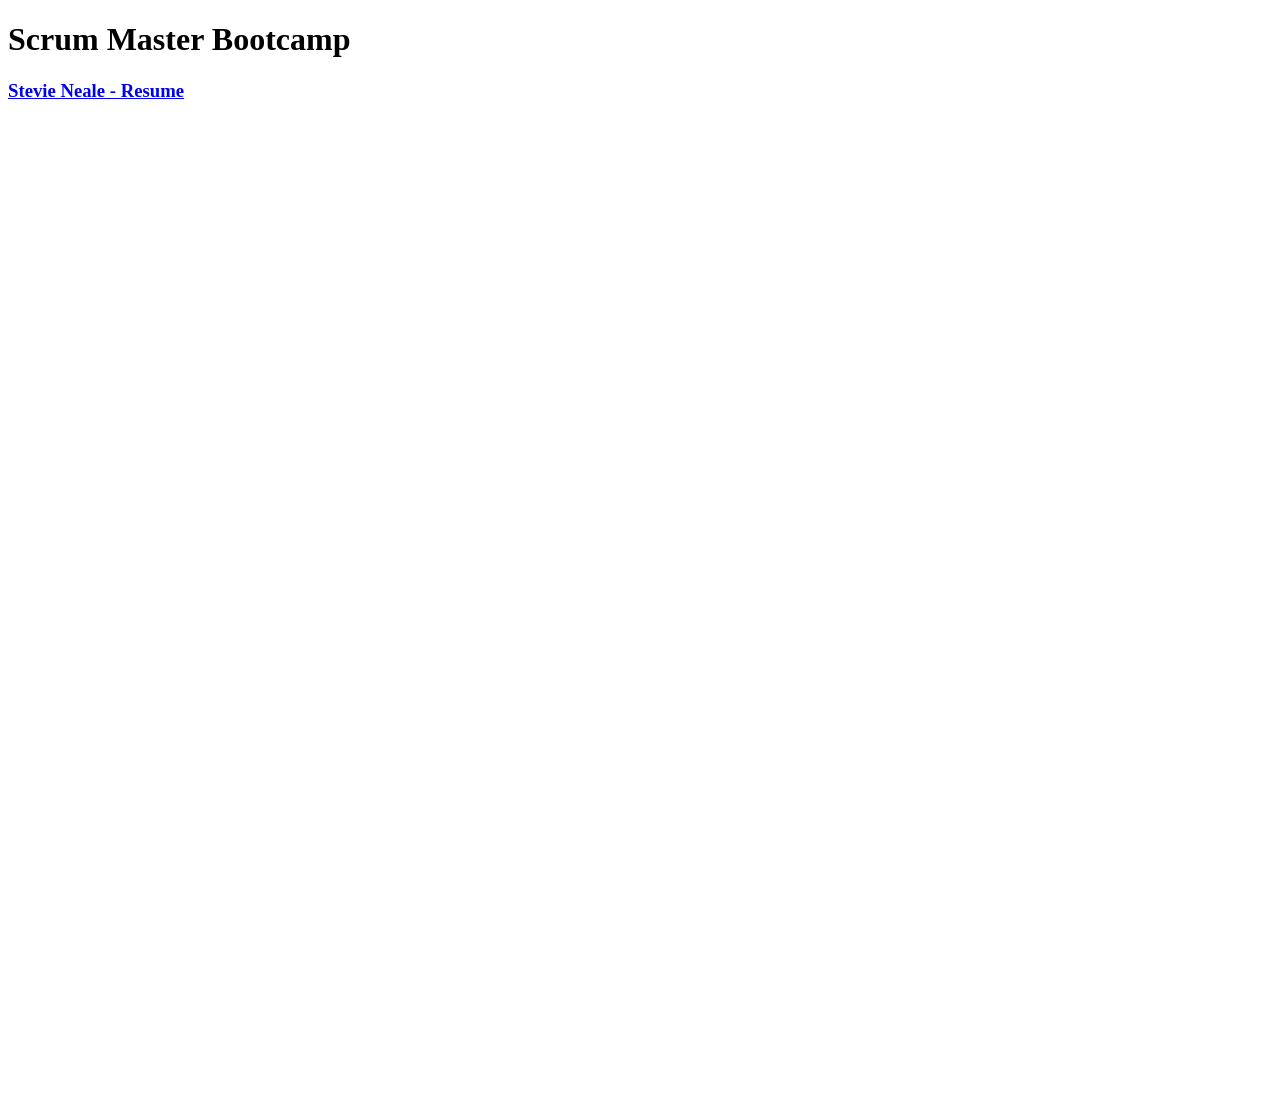
<file: scrumcert.html>
<!DOCTYPE HTML>
<html lang="en">
	<head>
		<meta charset="utf-8">
		<meta name="viewport" content="width=device-width, initial-scale=1">
		<title>Scrum Master Bootcamp</title>
        <style> #scrumpdf { width: 85%; height: 975px; }</style>
	</head>

<body>

		<div id="page">	
<!-- Comments -->
			<header>
				<h1>Scrum Master Bootcamp</h1>
				<h3><a title="Stevie Neale" href="index.html">Stevie Neale - Resume</a></h3>
				<iframe title="Scrum Master Bootcamp" id="scrumpdf" src="Scrum Master Cert.pdf" frameborder="0"></iframe>
				<div class="hero">
					
				</div>
			</header>
        </div>

	</body>
</html>
</file>
<file: homestyle.css>
@import url('https://fonts.googleapis.com/css2?family=Inter:wght@300;400;500;600;700&display=swap');

*, *::before, *::after {
    margin: 0;
    padding: 0;
    box-sizing: border-box;
}

body {
    font-family: 'Inter', sans-serif;
    background-color: #f5f5f5;
    color: #1a1a2e;
    min-height: 100vh;
}

/* =====================
   HERO / BACKGROUND
   ===================== */

.hero-bg {
    width: 100%;
    height: 200px;
    /* --- BACKGROUND PHOTO ---
       Replace the background-color below with your own image:
       background-image: url('images/your-background-photo.jpg');
       background-size: cover;
       background-position: center;
    */
    background-color: #c8d6e5;
    position: relative;
}

/* =====================
   PROFILE SECTION
   ===================== */

.profile {
    display: flex;
    flex-direction: column;
    align-items: center;
    margin-top: -160px;
    padding: 0 20px 16px;
    text-align: center;
    position: relative;
    z-index: 1;
}

.headshot-wrapper {
    width: 280px;
    height: 280px;
    border-radius: 50%;
    border: 6px solid #fff;
    box-shadow: 0 8px 32px rgba(0, 0, 0, 0.22);
    overflow: hidden;
    background-color: #dde6f0;
    flex-shrink: 0;
}

.headshot-wrapper img {
    width: 100%;
    height: 100%;
    object-fit: cover;
    object-position: center top;
    display: block;
}

.name {
    margin-top: 10px;
    font-size: 2.2em;
    font-weight: 700;
    color: #1a1a2e;
    letter-spacing: -0.5px;
}

.tagline {
    margin-top: 6px;
    font-size: 1em;
    font-weight: 400;
    color: #555;
    line-height: 1.6;
    max-width: 480px;
}

/* =====================
   NAV CARDS
   ===================== */

.nav-section {
    display: flex;
    justify-content: center;
    gap: 20px;
    flex-wrap: wrap;
    padding: 8px 24px 14px;
}

.nav-card {
    display: flex;
    flex-direction: column;
    align-items: center;
    justify-content: center;
    width: 200px;
    padding: 20px 20px;
    background: #fff;
    border-radius: 12px;
    box-shadow: 0 2px 12px rgba(0, 0, 0, 0.08);
    text-decoration: none;
    color: #1a1a2e;
    border: 1px solid #e8e8e8;
    transition: transform 0.2s ease, box-shadow 0.2s ease, border-color 0.2s ease;
    gap: 10px;
}

.nav-card:hover {
    transform: translateY(-4px);
    box-shadow: 0 8px 24px rgba(0, 0, 0, 0.12);
    border-color: #4a90d9;
    color: #1a1a2e;
}

.nav-card .card-icon {
    font-size: 2em;
    line-height: 1;
}

.nav-card .card-title {
    font-size: 0.95em;
    font-weight: 600;
    text-align: center;
    line-height: 1.3;
}

.nav-card .card-desc {
    font-size: 0.78em;
    color: #888;
    text-align: center;
    line-height: 1.4;
}

/* =====================
   SOCIAL LINKS
   ===================== */

.social-section {
    display: flex;
    justify-content: center;
    gap: 16px;
    flex-wrap: wrap;
    padding-bottom: 16px;
}

.social-link {
    display: inline-flex;
    align-items: center;
    gap: 8px;
    padding: 10px 22px;
    border-radius: 24px;
    background: #1a1a2e;
    color: #fff;
    text-decoration: none;
    font-size: 0.9em;
    font-weight: 500;
    transition: background-color 0.2s ease, transform 0.2s ease;
}

.social-link:hover {
    background-color: #4a90d9;
    transform: translateY(-2px);
    color: #fff;
}

/* =====================
   FOOTER
   ===================== */

footer {
    text-align: center;
    padding: 12px;
    font-size: 0.8em;
    color: #aaa;
    border-top: 1px solid #e8e8e8;
    background: #fff;
}

/* =====================
   RESPONSIVE
   ===================== */

@media (max-width: 600px) {
    .hero-bg {
        height: 160px;
    }

    .headshot-wrapper {
        width: 200px;
        height: 200px;
    }

    .name {
        font-size: 1.7em;
    }

    .nav-section {
        flex-direction: column;
        align-items: center;
        gap: 16px;
    }

    .nav-card {
        width: 100%;
        max-width: 320px;
        flex-direction: row;
        justify-content: flex-start;
        padding: 20px 24px;
        gap: 16px;
    }

    .nav-card .card-icon {
        font-size: 1.6em;
    }
}
</file>
<file: cvstyle.css>
@import url(https://fonts.googleapis.com/css2?family=Open+Sans:ital,wght@0,300..800;1,300..800&display=swap);

* body {
    font-family: 'Open Sans', sans-serif;
    font-size: 16px;
    font-weight: 300;
    color: #555;
    margin: 0;
    padding: 0;
}

#page { max-width: 1200px; margin: 0 auto; position: relative; }

/* Text */

h1 {
    margin: 0 0 1em 0;
    font-size: 2.8em;
    font-weight: 800;
}

h2 {
    margin: 0 0 .5em 0;
    font-size: 1.6em;
    font-weight: 800;
    line-height: 1.1em;
}

h3 {
    margin: 0 0 .5em 0;
    font-size: 1.3em;
    font-weight: 800
}

h4 {
    margin: 0 0 1.5em 0;
    font-size: 1em;
    font-weight: 800;
}

p {
    margin: 0 0 1em 0;
}

a {
    color: #007eef;
}

a:visited {
    color: #65b1ff;
}

a.btn { font-size: 1em; text-decoration: none; color: #fff; border: 1px solid #fff; padding: 4px 15px; transition: background-color .5s; } 

a.btn:hover { background-color: rgba(0, 0, 0, .3); } 

/* Images - Responsive */

img {
    max-width: 100%;
    height: auto;
}
 
/*Header*/

header {height: 330px; background: #2cbdb5 url(images/TFsample.jpg) center bottom; position: relative; }

header div.hero { position: absolute; width: 56%; top: 150%; left: 35%;  }
header div.hero h1 { line-height: 1em; width:55%; margin:-380px 30px 50px 250px; color: #fff;} 


/* Section - All  */

section { padding: 0 30px; }
section::after { content:""; display: block; clear: both; }

/* Section - Details (Personal Brand Statement) */

section.details {background-color: #2cbdb5; padding-top: 30px; padding-bottom: 30px; color: #fff; }

/* Section - Main (statements) */


section.main { margin-top: 0px; margin-bottom: 10px; padding: 0; }

section.main aside {width: 50%; float: left; text-align: center; }

section.main .content { margin: 35px; background: no-repeat center top; background-size: 75px 75px; padding-top: 90px; }

section.main aside h3 { color: #000; text-decoration: none; }

section.main aside .content {background-image: url(images/Laptop-Charging--Streamline-Core-Gradient.svg); }


/*Section - Narrative */

section.narrative {background-color: #2cbdb5; padding-top: 30px; padding-bottom: 30px; color: #fff; }

/* Section - RBAC Photo */

section.photo { 
    background: no-repeat center top; 
    background-size: 75px 75px; 
    padding-top: 90px; 
    margin-left: 30px; 
}

section.photo img {
    max-width: 100%;
    height: auto;
}

/* Section - Executive Bio */

section.bio { background-color: #2cbdb5; margin-top: 0px; padding-top: 10px; padding-bottom: 30px; color: #fff; }

/*Section - Community */

section.community { background-color: #d2e6e5; padding-top: 30px; padding-bottom: 30px; color: #000}


/* Navigation */

nav {
    background-color: #1d6fa5;
    position: sticky;
    top: 0;
    left: 0;
    width: 100%;
    padding: 0;
    box-sizing: border-box;
    z-index: 20;
}

nav::after { content: ''; display: block; clear: both; }

nav ul {
    list-style: none;
    margin: 0;
    padding: 0;
    display: flex;
    flex-wrap: wrap;
    justify-content: center;
    align-items: center;
}

nav ul li {
    position: relative;
}

nav ul li:hover { background-color: #155a85; }
nav ul li:hover > ul { display: block; }

nav ul li a {
    display: block;
    color: #fff;
    padding: 12px 20px;
    text-decoration: none;
    white-space: nowrap;
}

nav ul li a:visited { color: #fff; }
nav ul li a:hover,
nav ul li.active > a,
nav ul li.current > a,
nav ul li a[aria-current="page"] {
    background-color: #0f4f6f;
}

nav ul ul {
    position: absolute;
    top: 100%;
    left: 0;
    background-color: #175d88;
    display: none;
    min-width: 180px;
    z-index: 30;
}

nav ul ul li { width: 100%; }
nav ul ul ul ul { left: 100%; top: 0; }

nav > ul { padding-left: 0; }
nav > ul > li { float: none; }
nav > ul > li > a { width: auto; padding: 12px 20px; }



/* Footer */

footer {
    font-size: .8em;
    margin: 40px 0 20px;
    color: #fff;
    background-color: #1d6fa5;
    padding: 18px 30px;
    border-top: 4px solid #175d88;
    text-align: center;
}

footer .content {
    display: inline-block;
    margin-left: 12px;
}

footer a {
    color: #e7f6ff;
}
footer a:visited {
    color:#dceeff;
}
footer a:hover {
    color: #ffffff;
}

/* Media Queries */

@media screen and (max-width: 1000px) {

    h1 { font-size: 2.4em; }

header {height: 330px; background: #2cbdb5 url(images/TFsample.jpg) center bottom; position: relative; }

header div.hero { position: absolute; width: 56%; top: 150%; left: 35%;  }
header div.hero h1 { line-height: 1em; width:55%; margin:-380px 30px 50px 250px; color: #fff;} 

@media screen and (max-width: 825px) {

    h1 { font-size: 2.2em; }

    /*Header*/ 

    header { height: 330px; background-image: url(images/TFsample.jpg); }
    header div.hero { position: absolute; width: 56%; top: 150%; left: 35%;  }
    header div.hero h1 { line-height: 1em; width:55%; margin:-380px 30px 50px 250px; color: #fff;} 
    header img { height: 300px; }

    /*Section - NAV */

    nav {
        position: sticky;
        top: 0;
        width: 100%;
        background-color: #1d6fa5;
        padding: 0;
    }

    nav ul {position: static; width: auto; padding: 0px 50px; justify-content: center;}

    nav ul li a { padding: 12px 16px; }

    /*Section - RBAC Photo*/
    section.photo {
        background-size: 55px 55px;
        padding-top: 0px;
        margin-left: 10px;
    }
    
    section.photo img {
        max-width: 100%;
    }

}

@media screen and (max-width: 760px) {

    h1 { font-size: 1.8em; }
    h2 { font-size: 1.4em; }
    h3 { font-size: 1.1em; }

     /*Header*/ 

      header div.hero { position: absolute; width: 56%; top: 150%; left: 25%;  }
    
/*Section - RBAC Photo */
    section.photo {
        background-size: 45px 45px;
        padding-top: 0px;
        margin-left: 10px;
    }
    
    section.photo img {
        max-width: 100%;
    }

    /*Section - Main*/ 

    section.main aside { width: 100%; float: none; text-align: left; }
    section.main aside div.content {
        margin: 8px 20px 8px 0;
        padding: 5px 0px 10px 85px;
        background-size: 50px 50px; 
        background-position: 20px 5px; }

    /*Section - Nav*/

    nav {
        position: sticky;
        top: 0;
        width: 100%;
        background-color: #1d6fa5;
        padding: 0;
        box-sizing: border-box;
    }

    nav ul {
        justify-content: center;
    }

    nav ul li a {
        padding: 12px 16px;
    }

}

@media screen and (max-width: 625px) {

    h1 { font-size: 1em; }
    h3 { margin-bottom: 0px; }
    a.btn { font-size: .9em; }
    /*Header*/

    header { height: 200px; background-image: url(images/TFsample.jpg); background-position: left top; }


    header div.hero { width: 400px; top: 20px; left: 100px; }
    header div.hero h1 { font-size: 1.8em; margin:30px 30px 50px 100px;}
    header img { height: 200px; }

    /*Section - RBAC Photo*/
    section.photo {
        background-size: 35px 35px;
        padding-top: 0px;
        margin-left: 10px;
    }
    
    section.photo img {
        max-width: 100%;
    }


    /*Section - Main*/ 

    section.main aside { width: 100%; float: none; text-align: left; }
    section.main aside div.content {
        margin: 8px 20px 8px 0;
        padding: 5px 0px 10px 85px;
        background-size: 50px 50px; 
        background-position: 20px 5px; 
    }


    /*Navigation */

    nav {
        background-color: #1d6fa5;
        position: sticky;
        top: 0;
        width: 100%;
        padding: 0 10px;
        box-sizing: border-box;
    }

    nav ul {
        justify-content: center;
    }

    nav ul li a {
        padding: 10px 14px;
    }
}


@media screen and (max-width: 425px) {

  /*Header*/
    header { height: 150px; background-image: url(images/TFsample.jpg); }

    header div.hero { width: 100%; left: 10px; top: 20px; text-align: center; }
    header div.hero h1 { font-size: 1.2em; margin-bottom: 10px; margin-left: 115px;}
    header img { height: 150px; }

  /*Section - RBAC Photo*/
  section.photo {
        background-size: 25px 25px;
        padding-top: 0px;
        margin-left: 5px;
    }
    
    section.photo img {
        max-width: 100%;
    }

  /*Section - Nav*/

    nav {
        position: sticky;
        top: 0;
        width: auto;
        padding: 20px 15px;
        background-color: #1d6fa5;
    }

    nav ul {
        position: static;
        width: auto;
        padding: 0;
        flex-direction: column;
        align-items: stretch;
    }

    nav ul li {
        width: auto;
    }

    nav ul li a {
        width: 100%;
        padding: 10px 10px;
    }
    /*Footer */

   footer::after {content:''; display: block; clear: both; }

   footer div.content a {
        margin: 0 0 10px 0;
        float: right; 
        clear: both; 

   }
}   

}
</file>
<file: crcstyle.css>
@import url(https://fonts.googleapis.com/css2?family=Open+Sans:ital,wght@0,300..800;1,300..800&display=swap);

* body {
    font-family: 'Open Sans', sans-serif;
    font-size: 16px;
    font-weight: 300;
    color: #555;
    margin: 0;
    padding: 0;
}

#page { max-width: 1200px; margin: 0 auto; position: relative; }

/* Text */

h1 {
    margin: 0 0 1em 0;
    font-size: 2.8em;
    font-weight: 800;
}

h2 {
    margin: 0 0 .5em 0;
    font-size: 1.6em;
    font-weight: 800;
    line-height: 1.1em;
}

h3 {
    margin: 0 0 .5em 0;
    font-size: 1.3em;
    font-weight: 700
}

h4 {
    margin: 0 0 1.5em 0;
    font-size: 1em;
    font-weight: 700;
}

p {
    margin: 0 0 1em 0;
}

a {
    color: #007eef;
}

a:visited {
    color: #65b1ff;
}

a.btn { font-size: 1em; text-decoration: none; color: #fff; border: 1px solid #fff; padding: 4px 15px; transition: background-color .5s;} 

a.btn:hover { background-color: rgba(0, 0, 0, .3); } 

/*Header*/

header {min-height: 330px; background: #cc6633 url(images/ethernetoriginal.jpg) no-repeat center center / cover; position: relative; padding-bottom: 20px; }

/* header a.logo { 
    z-index: 1;
    position: absolute; 
    display: block; width: 160px; height: 66px;
    background: url(../images/logo.svg) no-repeat 0 0; background-size: contain; 
    top: 15px; left: 20px; }

    #2f6eec 

header a.logo span {display: none}*/

header div.hero { position: relative; width: 100%; top: 30px; left: 0; display: flex; flex-direction: column; align-items: center; }
header div.hero h1 a { line-height: 1em; margin: 0 0 10px 0; padding: 5px 50px; color: #fff; border: 1px solid #fff; background-color:#cc6633; text-align: center;} 
header div.hero h3 { line-height: 1.4em; margin: 0 0 20px 0; padding: 10px 40px; color: #fff; border: 1px solid #fff; background-color:#cc6633; text-align: center;} 

header div.hero h4 { line-height: 1em; display: flex; gap: 10px; flex-wrap: wrap; justify-content: center; }

header a.btn { background-color:#65b1ff; } 

/* Section - All  */

section { padding: 0 30px; }
section::after { content:""; display: block; clear: both; }


/* Section - Main (professional summary and core strengths */


section.main { margin-top: 10px; margin-bottom: 30px; padding: 0; }

section.main aside {width: 50%; float: left; text-align: center; }

section.main .content { margin: 35px; background: no-repeat center top; background-size: 75px 75px; padding-top: 70px; }

section.main aside h3 { color: #000; text-decoration: none; }

section.main aside .content.summary {background-image: url(images/icon_star.svg); }
section.main aside .content.skills {background-image: url(images/icon_star.svg); }

/* Section - Details (Career Highlights) */

section.details {background-color: #cc6633; padding-top: 30px; padding-bottom: 30px; color: #fff; }

/*Section - Okta and Certs */

:root { --cert-max-width: 160px; }

section.okta {
    display: flex;
    flex-wrap: wrap;
    justify-content: center;
    align-items: flex-start;
    gap: 18px;
    padding: 16px 20px 20px;
}

section.okta h3 { width: 100%; text-align: center; margin-bottom: 10px; }

section.okta aside { text-align: center; width: 220px; display:flex; flex-direction:column; align-items:center; }

div.contentokta { margin: 10px auto; }

div.contentcerts { text-align: center; display:flex; flex-direction:column; align-items:center; max-width:220px; }
div.contentcerts img { max-width: var(--cert-max-width); width: 100%; height: auto; display: block; margin: 0 auto 6px; object-fit: contain; }

/* Ensure Credly/Okta embed iframe scales with the cert variable */
section.okta div[data-share-badge-id], section.okta iframe, section.okta div[data-iframe-width] {
    max-width: var(--cert-max-width);
    width: 100%;
    display: block;
    margin: 0 auto 10px;
}

section.certs {
    display: flex;
    flex-wrap: wrap;
    justify-content: center;
    align-items: flex-start;
    gap: 14px;
    margin: 14px 0 22px;
    padding: 0 16px;
}

section.certs aside { width: 150px; text-align: center; display:flex; flex-direction:column; align-items:center; }

section.certs .content { padding: 6px; display:flex; flex-direction:column; align-items:center; }

section.certs .content img { max-width: calc(var(--cert-max-width) * 0.8); width: 100%; height: auto; display: block; margin: 0 auto 6px auto; object-fit: contain; }

section.certs aside h5 { margin-top: 6px; }

section.content aside { margin-top: 15px; margin-bottom: 20px; padding: 0; }

/* Navigation 

nav {
    background-color: rgba(0, 0, 0, .65); 
    position: absolute;
    top: 0px; left: 0px; 
    padding: 10px 0 0 0;
    width: 65%; 

}

nav::after { content:''; display: block; clear: both; }

nav ul { list-style: none; margin: 0; padding: 0px; }

nav ul li:hover { background-color: #2b0306}
nav ul li:hover > ul { display: block; }

nav ul li a {
    display: inline-block; 
    color: #fff;
    padding: 10px 20px; 
    text-decoration: none;
    width: 125px; 
    position: relative; 
}

nav ul li a:visited { color: #fff; }

nav ul li a:hover { background-color: #cc6633; }

nav ul ul { position: absolute; top: 100%; background-color: #2b0306; display: none; }

nav ul ul li { position: relative; }

nav ul ul ul ul { left: 100%; top: 0px; } 

*/

/*top-level
nav > ul { padding-left: 200px; }

nav > ul > li { float: left; }

nav > ul > li > a { width: auto; padding: 10px 20px 15px 20px }

*/

/* Footer */

footer { font-size: .8em; margin: 40px; color: #999; }

footer .content {display: inline; }

footer a { margin-left: 30px; color: #777; }
footer a:visited { color: #777; }
footer a:hover { color: #000; }

/* Media Queries */

@media screen and (max-width: 1000px) {

    h1 { font-size: 2.4em; }

    /* Header 
    header div.hero { left: 35%; top: 70px; }
    header div.hero h1 { width: 85%; }

 
    header div.hero h1 { line-height: 1em; width: 54%; margin: 0 0 30px 0px; color: #fff; border: 1px solid #fff; } 
    header div.hero h3 {line-height: 1em; width: 54%; margin: 0 50px 30px 0; color: #fff; }*/

   header div.hero h4 { width: auto; }

    /* Section-Atmosphere or details */
    section.details content {padding-left: 400px; background-size: 375px auto; }

    :root { --cert-max-width: 140px; }
    /*Section - Certs */
    section.certs .content img { max-width: calc(var(--cert-max-width) * 0.8); }
}

@media screen and (max-width: 825px) {

    h1 { font-size: 2.2em; }

    /*Header */

    header { min-height: 260px; background-image: url(images/ethernetoriginal_825.jpg); }

    header div.hero { width: 100%; top: 20px; left: 0; }
    
    /*header div.hero { top: 50px; left: 35%; }
    header img { height: 300px; }*/

    /*Section - Atmosphere or details */

    section.details content { padding-left: 325px; background-size: 300px auto; }


    :root { --cert-max-width: 140px; }
    /*Section - Certs */
    section.certs .content img { max-width: calc(var(--cert-max-width) * 0.8); }

}

@media screen and (max-width: 760px) {

    h1 { font-size: 1.8em; }
    h2 { font-size: 1.4em; }
    h3 { font-size: 1.1em; }
    a.btn { font-size: .8em; }

     /*Header*/ 
    header div.hero { width: 100%; top: 10px; left: 0; }
    header div.hero h4 { width: auto; }
    
    /*Section - Main (professional summary and core strengths)*/

    section.main { margin-top: 10px; margin-bottom: 10px; }
    section.main aside div.content { background-size: 55px 55px; padding-top: 60px; }

     section.main aside { width: 100%; float: none; text-align: left; }
     section.main aside div.content {
         margin: 8px 20px 8px 0;
         padding: 5px 0px 10px 85px;
         background-size: 50px 50px; 
         background-position: 20px 5px; }

    /*Section - Certs */
    section.certs aside { width: 130px; }
    :root { --cert-max-width: 130px; }
    section.certs .content img { max-width: calc(var(--cert-max-width) * 0.8); }

}

@media screen and (max-width: 625px) {

    h1 { font-size: 1em; }
    h3 { margin-bottom: 0px; }
    a.btn { font-size: .9em; }

    /*Header*/

    header { min-height: 180px; background-image: url(images/ethernetoriginal_625.jpg); background-position: center center; }

    /*Header logo 
    header a.logo {
        width: 100%; height: 66px; 
        left: 0px; top: 0px; 
        background-color: rgba(0, 0, 0, .65); 
        background-size: 112px 46px; 
        background-position: 20px center; 
    }
        */

    header div.hero { width: 100%; top: 10px; left: 0; }
    header div.hero h1 { font-size: 1.6em; margin-bottom: 5px; padding: 5px 20px; }
    header div.hero h3 { padding: 8px 20px; }

    /*Section - Main*/ 

    section.main aside { width: 100%; float: none; text-align: left; }
    section.main aside div.content {
        margin: 8px 20px 8px 0;
        padding: 5px 0px 10px 85px;
        background-size: 50px 50px; 
        background-position: 20px 5px; 
    }


    /*Navigation

    nav {position: static; width: auto; padding: 20px 15px; background-color: #4b0a0c; } */

    /*Section - Okta */
    :root { --cert-max-width: 120px; }
    div.contentcerts img { max-width: var(--cert-max-width); }

    /*Section - Certs */
    section.certs aside { width: 110px; }
    section.certs .content img { max-width: calc(var(--cert-max-width) * 0.8); }
    section.certs aside h5 { font-size: .75em; }

}


@media screen and (max-width: 425px) {

  /*Header*/
  header { height: 150px; background-image: url(images/ethernetoriginal_425.jpg); }

  header div.hero { width: 90%; left: 20px; top: 10px; text-align: center; }
  header div.hero h1 { font-size: 1.2em; margin-bottom: 10px; margin-left: 25px;}
  header div.hero h3 { font-size: .8em; width: 80%; margin-bottom: 5px; }
  header div.hero h4 { width: 120%; margin: 0 0 0 -40px; }
  header div.hero a.btn { padding: 2px 10px; font-size: .7em; }
  
    /*Section - Okta */
    section.okta { gap: 15px; padding: 15px; }
    :root { --cert-max-width: 100px; }
    div.contentcerts img { max-width: var(--cert-max-width); }

    /*Section - Certs */
    section.certs { gap: 12px; }
    section.certs aside { width: 85px; }
    section.certs .content img { max-width: calc(var(--cert-max-width) * 0.8); }
  section.certs aside h5 { font-size: .6em; }


  /*Section - Additional*/
   section.additional div.content h2 { padding: 50px 10px 0 0}

   /*Footer */

   footer::after {content:''; display: block; clear: both; }

   footer div.content a {
        margin: 0 0 10px 0;
        float: right; 
        clear: both; 

   }

}
</file>
